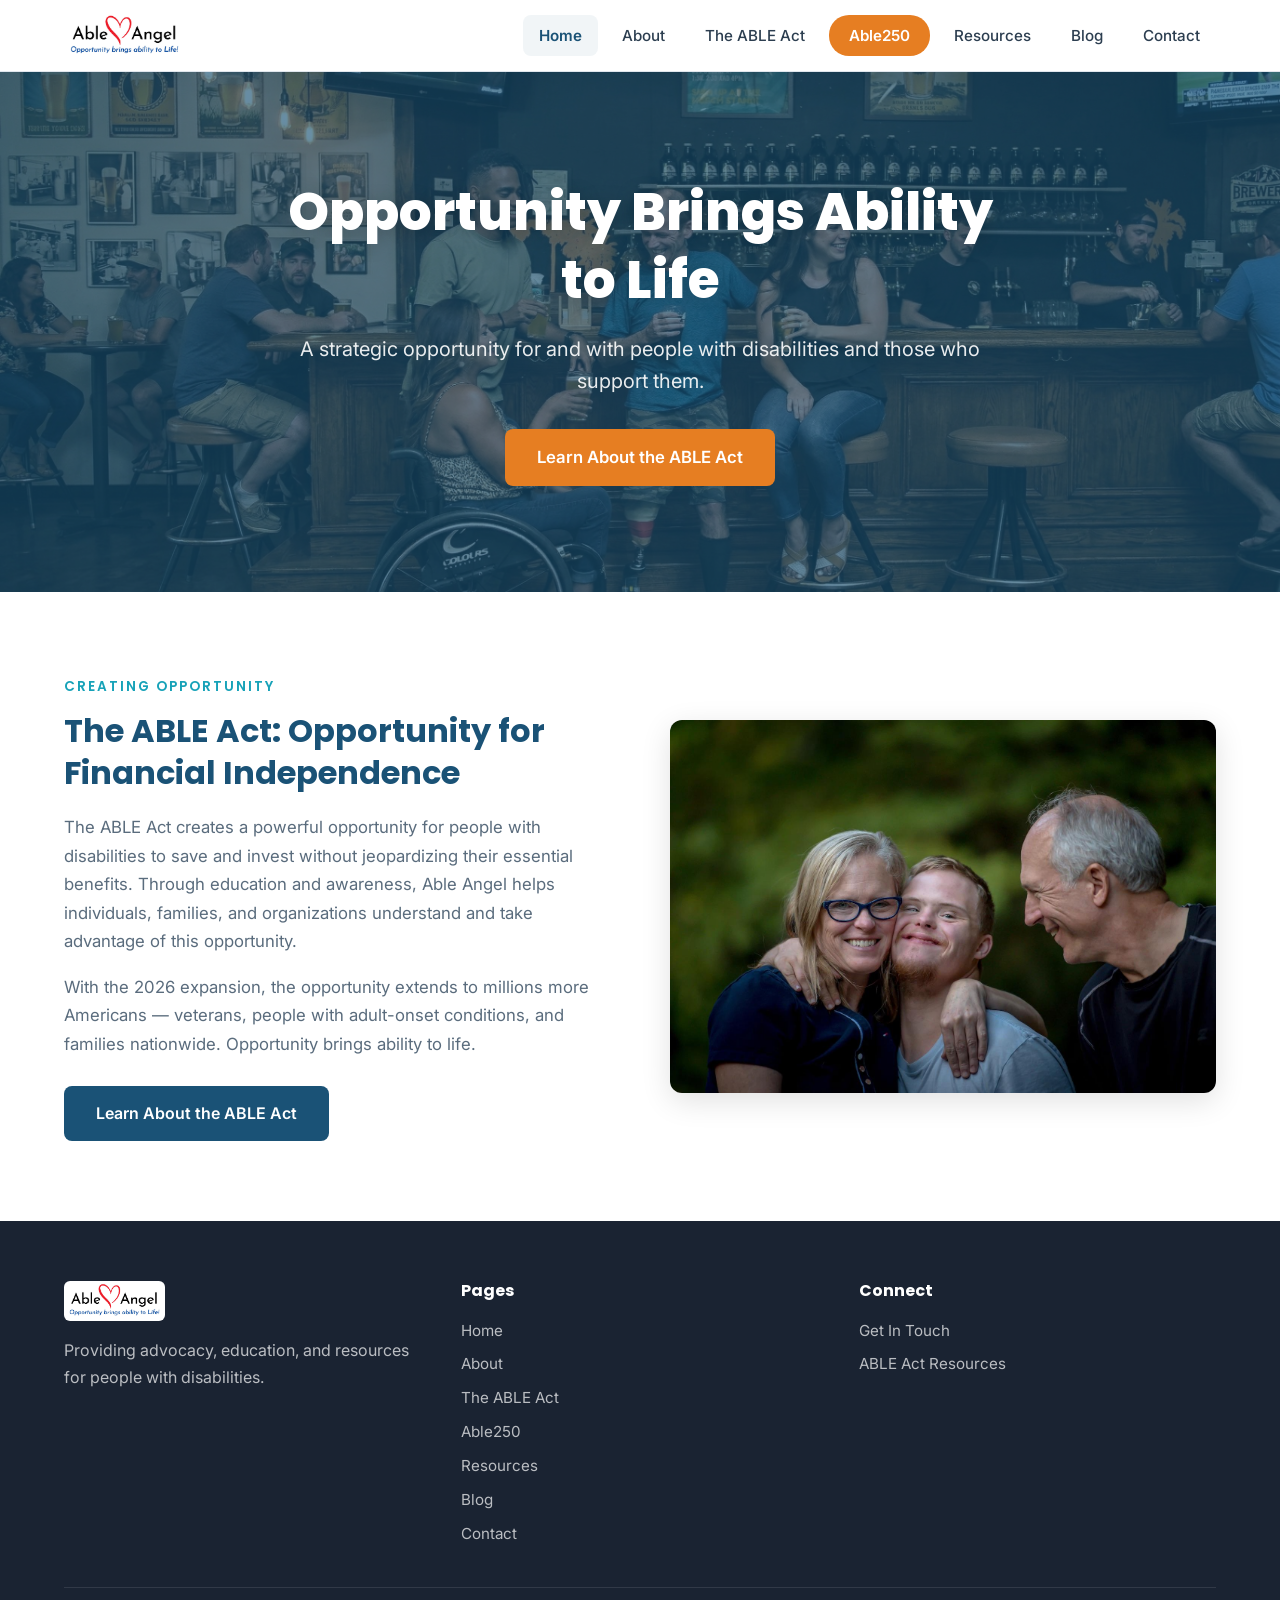
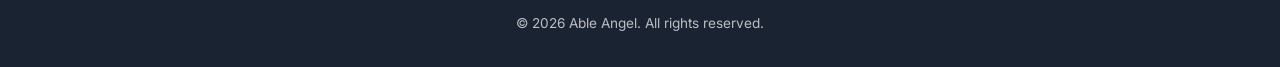
<file: index.html>
<!DOCTYPE html>
<html lang="en">
<head>
  <meta charset="UTF-8">
  <meta name="viewport" content="width=device-width, initial-scale=1.0">
  <title>Able Angel | Opportunity Brings Ability to Life</title>
  <meta name="description" content="Able Angel provides advocacy, education, and resources for ABLE Act savings accounts for people with disabilities.">
  <link rel="stylesheet" href="styles.css">
  <link rel="icon" type="image/svg+xml" href="data:image/svg+xml,<svg xmlns='http://www.w3.org/2000/svg' viewBox='0 0 32 32'><rect width='32' height='32' rx='6' fill='%231a5276'/><text x='16' y='22' font-size='18' font-weight='bold' text-anchor='middle' fill='white'>A</text></svg>">
</head>
<body>

  <!-- Navigation -->
  <nav class="navbar" role="navigation" aria-label="Main navigation">
    <div class="container">
      <a href="index.html" class="nav-logo">
        <img src="images/logo.jpg" alt="Able Angel logo">
      </a>
      <button class="nav-toggle" aria-label="Toggle navigation menu" aria-expanded="false">
        <span></span><span></span><span></span>
      </button>
      <div class="nav-links">
        <a href="index.html" class="active">Home</a>
        <a href="about.html">About</a>
        <a href="projects.html">The ABLE Act</a>
        <a href="able250.html" class="nav-highlight">Able250</a>
        <a href="resources.html">Resources</a>
        <a href="blog.html">Blog</a>
        <a href="contact.html">Contact</a>
      </div>
    </div>
  </nav>

  <!-- Hero Section -->
  <section class="hero">
    <div class="hero-bg" style="background-image: url('images/hero-home.png'); background-position: center 70%;" role="img" aria-label="Friends socializing together in an inclusive setting"></div>
    <div class="hero-content">
      <h1>Opportunity Brings Ability to Life</h1>
      <p>A strategic opportunity for and with people with disabilities and those who support them.</p>
      <a href="projects.html" class="btn btn-accent">Learn About the ABLE Act</a>
    </div>
  </section>

  <!-- Our Current Project -->
  <section class="section">
    <div class="container">
      <div class="two-col fade-in">
        <div class="two-col-text">
          <span class="section-label">Creating Opportunity</span>
          <h2>The ABLE Act: Opportunity for Financial Independence</h2>
          <p>The ABLE Act creates a powerful opportunity for people with disabilities to save and invest without jeopardizing their essential benefits. Through education and awareness, Able Angel helps individuals, families, and organizations understand and take advantage of this opportunity.</p>
          <p>With the 2026 expansion, the opportunity extends to millions more Americans — veterans, people with adult-onset conditions, and families nationwide. Opportunity brings ability to life.</p>
          <br>
          <a href="projects.html" class="btn btn-primary">Learn About the ABLE Act</a>
        </div>
        <div class="two-col-image">
          <img src="images/opportunity-photo.jpg" alt="Hands coming together representing opportunity and collaboration">
        </div>
      </div>
    </div>
  </section>

  <!-- Footer -->
  <footer class="footer">
    <div class="container">
      <div class="footer-content">
        <div>
          <div class="footer-brand">
            <img src="images/logo.jpg" alt="Able Angel logo">
          </div>
          <p>Providing advocacy, education, and resources for people with disabilities.</p>
        </div>
        <div>
          <h4>Pages</h4>
          <div class="footer-links">
            <a href="index.html">Home</a>
            <a href="about.html">About</a>
            <a href="projects.html">The ABLE Act</a>
            <a href="able250.html">Able250</a>
            <a href="resources.html">Resources</a>
            <a href="blog.html">Blog</a>
            <a href="contact.html">Contact</a>
          </div>
        </div>
        <div>
          <h4>Connect</h4>
          <div class="footer-links">
            <a href="contact.html">Get In Touch</a>
            <a href="resources.html">ABLE Act Resources</a>
          </div>
        </div>
      </div>
      <div class="footer-bottom">
        <p>&copy; 2026 Able Angel. All rights reserved.</p>
      </div>
    </div>
  </footer>

  <script>
    // Mobile nav toggle
    const toggle = document.querySelector('.nav-toggle');
    const links = document.querySelector('.nav-links');
    toggle.addEventListener('click', () => {
      const open = links.classList.toggle('open');
      toggle.setAttribute('aria-expanded', open);
    });

    // Scroll fade-in
    const els = document.querySelectorAll('.fade-in');
    if ('IntersectionObserver' in window) {
      const observer = new IntersectionObserver((entries) => {
        entries.forEach(e => { if (e.isIntersecting) { e.target.classList.add('visible'); observer.unobserve(e.target); }});
      }, { threshold: 0.05, rootMargin: '0px 0px 50px 0px' });
      els.forEach(el => observer.observe(el));
    }
    // Fallback: reveal all after 1s if observer didn't fire
    setTimeout(() => els.forEach(el => el.classList.add('visible')), 1000);
  </script>

</body>
</html>
</file>
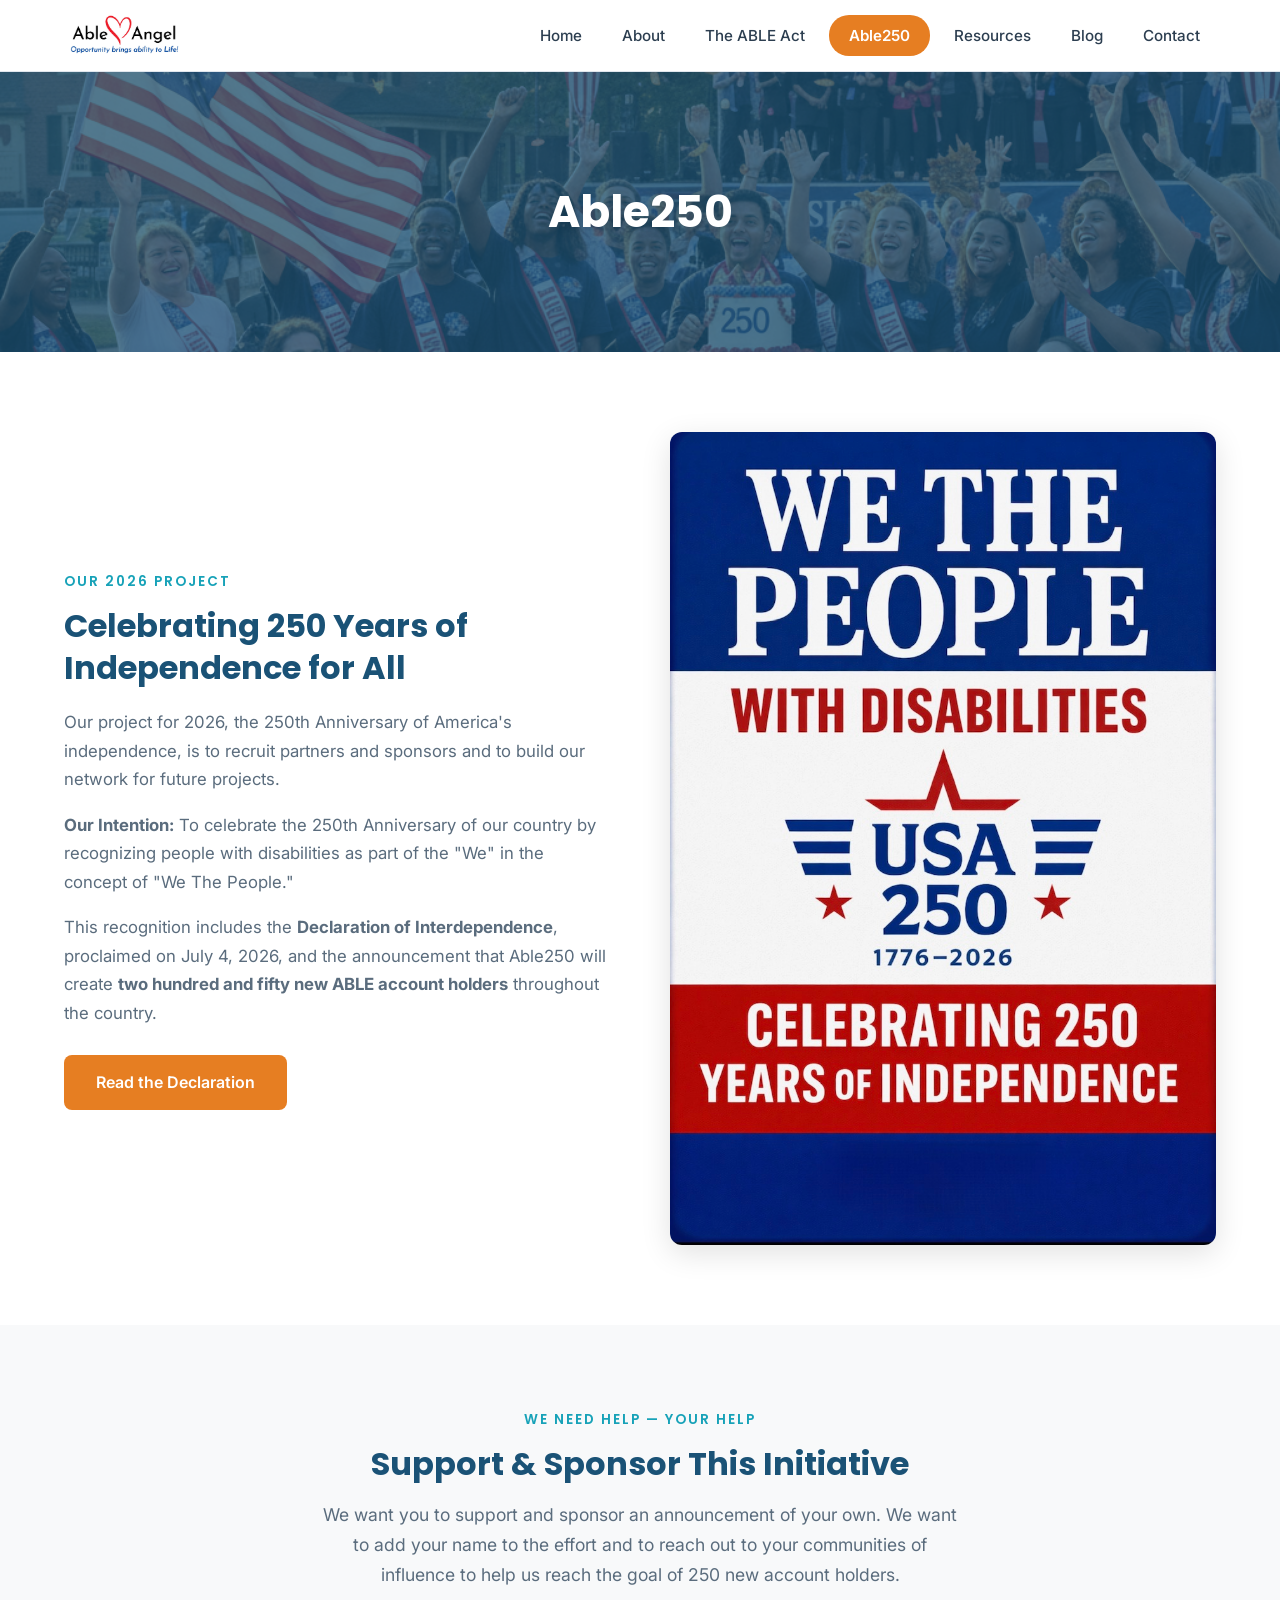
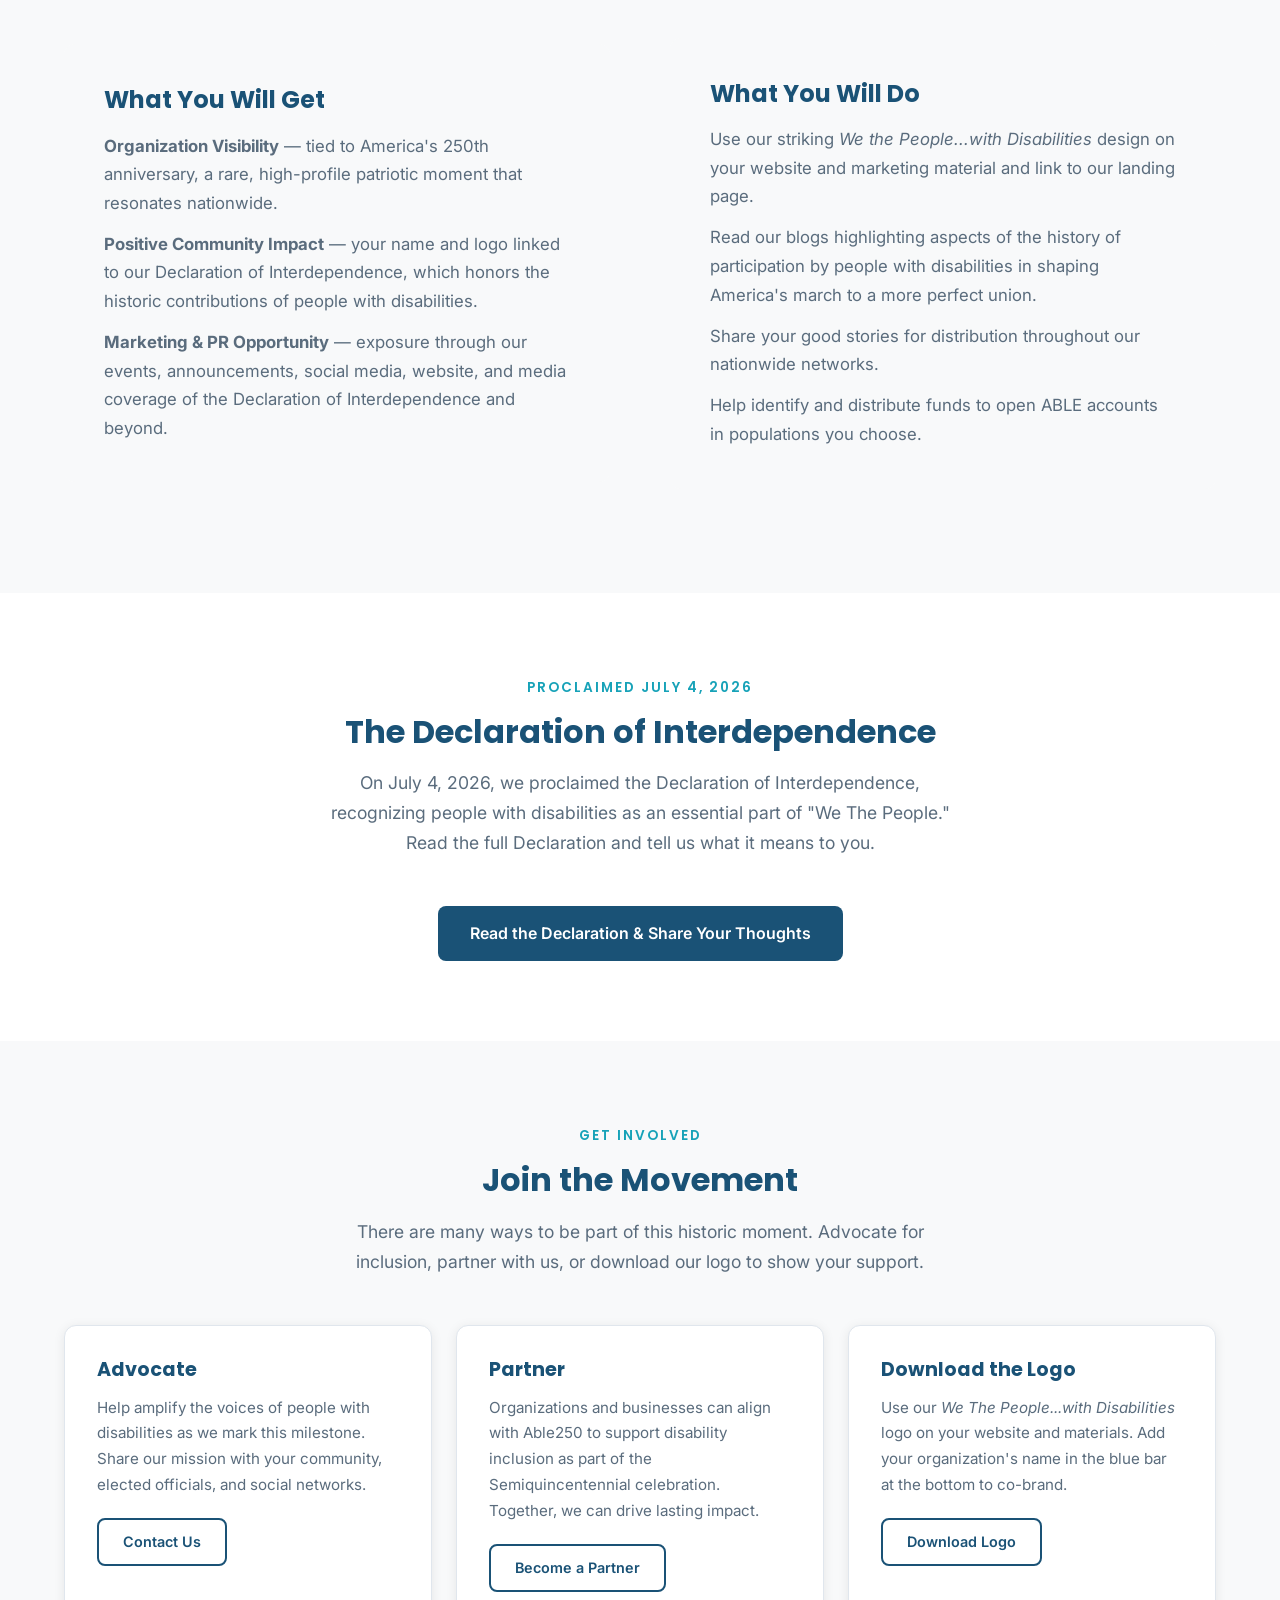
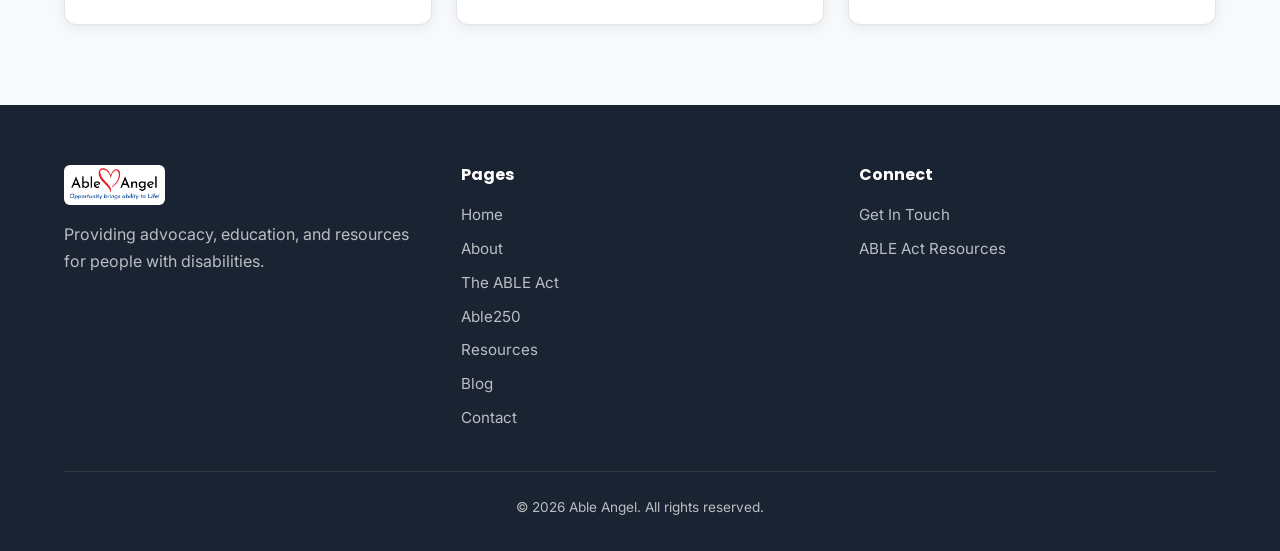
<file: able250.html>
<!DOCTYPE html>
<html lang="en">
<head>
  <meta charset="UTF-8">
  <meta name="viewport" content="width=device-width, initial-scale=1.0">
  <title>Able250 | Able Angel</title>
  <meta name="description" content="Able250 celebrates 250 years of American independence by championing the rights, inclusion, and empowerment of people with disabilities.">
  <link rel="stylesheet" href="styles.css">
  <link rel="icon" type="image/svg+xml" href="data:image/svg+xml,<svg xmlns='http://www.w3.org/2000/svg' viewBox='0 0 32 32'><rect width='32' height='32' rx='6' fill='%231a5276'/><text x='16' y='22' font-size='18' font-weight='bold' text-anchor='middle' fill='white'>A</text></svg>">
</head>
<body>

  <!-- Navigation -->
  <nav class="navbar" role="navigation" aria-label="Main navigation">
    <div class="container">
      <a href="index.html" class="nav-logo">
        <img src="images/logo.jpg" alt="Able Angel logo">
      </a>
      <button class="nav-toggle" aria-label="Toggle navigation menu" aria-expanded="false">
        <span></span><span></span><span></span>
      </button>
      <div class="nav-links">
        <a href="index.html">Home</a>
        <a href="about.html">About</a>
        <a href="projects.html">The ABLE Act</a>
        <a href="able250.html" class="active nav-highlight">Able250</a>
        <a href="resources.html">Resources</a>
        <a href="blog.html">Blog</a>
        <a href="contact.html">Contact</a>
      </div>
    </div>
  </nav>

  <!-- Page Banner -->
  <section class="page-banner">
    <div class="hero-bg" style="background-image: url('images/banner-able250.png');" role="img" aria-label="Diverse group celebrating America's 250th anniversary"></div>
    <h1>Able250</h1>
  </section>

  <!-- Our Intention -->
  <section class="section">
    <div class="container">
      <div class="two-col fade-in">
        <div class="two-col-text">
          <span class="section-label">Our 2026 Project</span>
          <h2>Celebrating 250 Years of Independence for All</h2>
          <p>Our project for 2026, the 250th Anniversary of America's independence, is to recruit partners and sponsors and to build our network for future projects.</p>
          <p><strong>Our Intention:</strong> To celebrate the 250th Anniversary of our country by recognizing people with disabilities as part of the "We" in the concept of "We The People."</p>
          <p>This recognition includes the <strong>Declaration of Interdependence</strong>, proclaimed on July 4, 2026, and the announcement that Able250 will create <strong>two hundred and fifty new ABLE account holders</strong> throughout the country.</p>
          <br>
          <a href="declaration-review.html" class="btn btn-accent">Read the Declaration</a>
        </div>
        <div class="two-col-image">
          <img src="images/able250-flag.jpg" alt="We The People With Disabilities — USA 250, Celebrating 250 Years of Independence">
        </div>
      </div>
    </div>
  </section>

  <!-- We Need Your Help -->
  <section class="section section-alt">
    <div class="container">
      <div class="section-header fade-in">
        <span class="section-label">We Need Help — Your Help</span>
        <h2>Support &amp; Sponsor This Initiative</h2>
        <p>We want you to support and sponsor an announcement of your own. We want to add your name to the effort and to reach out to your communities of influence to help us reach the goal of 250 new account holders.</p>
      </div>

      <div class="two-col fade-in">
        <div class="info-block">
          <h3>What You Will Get</h3>
          <p><strong>Organization Visibility</strong> — tied to America's 250th anniversary, a rare, high-profile patriotic moment that resonates nationwide.</p>
          <p><strong>Positive Community Impact</strong> — your name and logo linked to our Declaration of Interdependence, which honors the historic contributions of people with disabilities.</p>
          <p><strong>Marketing &amp; PR Opportunity</strong> — exposure through our events, announcements, social media, website, and media coverage of the Declaration of Interdependence and beyond.</p>
        </div>
        <div class="info-block">
          <h3>What You Will Do</h3>
          <p>Use our striking <em>We the People...with Disabilities</em> design on your website and marketing material and link to our landing page.</p>
          <p>Read our blogs highlighting aspects of the history of participation by people with disabilities in shaping America's march to a more perfect union.</p>
          <p>Share your good stories for distribution throughout our nationwide networks.</p>
          <p>Help identify and distribute funds to open ABLE accounts in populations you choose.</p>
        </div>
      </div>
    </div>
  </section>

  <!-- Declaration Teaser -->
  <section class="section">
    <div class="container">
      <div class="section-header fade-in">
        <span class="section-label">Proclaimed July 4, 2026</span>
        <h2>The Declaration of Interdependence</h2>
        <p>On July 4, 2026, we proclaimed the Declaration of Interdependence, recognizing people with disabilities as an essential part of "We The People." Read the full Declaration and tell us what it means to you.</p>
      </div>
      <div style="text-align: center;" class="fade-in">
        <a href="declaration-review.html" class="btn btn-primary">Read the Declaration &amp; Share Your Thoughts</a>
      </div>
    </div>
  </section>

  <!-- Get Involved -->
  <section class="section section-alt">
    <div class="container">
      <div class="section-header fade-in">
        <span class="section-label">Get Involved</span>
        <h2>Join the Movement</h2>
        <p>There are many ways to be part of this historic moment. Advocate for inclusion, partner with us, or download our logo to show your support.</p>
      </div>

      <div class="card-grid fade-in">
        <div class="card">
          <h3>Advocate</h3>
          <p>Help amplify the voices of people with disabilities as we mark this milestone. Share our mission with your community, elected officials, and social networks.</p>
          <a href="contact.html" class="btn btn-outline">Contact Us</a>
        </div>
        <div class="card">
          <h3>Partner</h3>
          <p>Organizations and businesses can align with Able250 to support disability inclusion as part of the Semiquincentennial celebration. Together, we can drive lasting impact.</p>
          <a href="contact.html" class="btn btn-outline">Become a Partner</a>
        </div>
        <div class="card">
          <h3>Download the Logo</h3>
          <p>Use our <em>We The People...with Disabilities</em> logo on your website and materials. Add your organization's name in the blue bar at the bottom to co-brand.</p>
          <a href="images/able250-logo-download.jpg" download="Able250-Logo.jpg" class="btn btn-outline">Download Logo</a>
        </div>
      </div>
    </div>
  </section>

  <!-- Footer -->
  <footer class="footer">
    <div class="container">
      <div class="footer-content">
        <div>
          <div class="footer-brand">
            <img src="images/logo.jpg" alt="Able Angel logo">
          </div>
          <p>Providing advocacy, education, and resources for people with disabilities.</p>
        </div>
        <div>
          <h4>Pages</h4>
          <div class="footer-links">
            <a href="index.html">Home</a>
            <a href="about.html">About</a>
            <a href="projects.html">The ABLE Act</a>
            <a href="able250.html">Able250</a>
            <a href="resources.html">Resources</a>
            <a href="blog.html">Blog</a>
            <a href="contact.html">Contact</a>
          </div>
        </div>
        <div>
          <h4>Connect</h4>
          <div class="footer-links">
            <a href="contact.html">Get In Touch</a>
            <a href="resources.html">ABLE Act Resources</a>
          </div>
        </div>
      </div>
      <div class="footer-bottom">
        <p>&copy; 2026 Able Angel. All rights reserved.</p>
      </div>
    </div>
  </footer>

  <script>
    // Mobile nav toggle
    const toggle = document.querySelector('.nav-toggle');
    const links = document.querySelector('.nav-links');
    toggle.addEventListener('click', () => {
      const open = links.classList.toggle('open');
      toggle.setAttribute('aria-expanded', open);
    });

    // Scroll fade-in
    const els = document.querySelectorAll('.fade-in');
    if ('IntersectionObserver' in window) {
      const observer = new IntersectionObserver((entries) => {
        entries.forEach(e => { if (e.isIntersecting) { e.target.classList.add('visible'); observer.unobserve(e.target); }});
      }, { threshold: 0.05, rootMargin: '0px 0px 50px 0px' });
      els.forEach(el => observer.observe(el));
    }
    // Fallback: reveal all after 1s if observer didn't fire
    setTimeout(() => els.forEach(el => el.classList.add('visible')), 1000);
  </script>

</body>
</html>
</file>
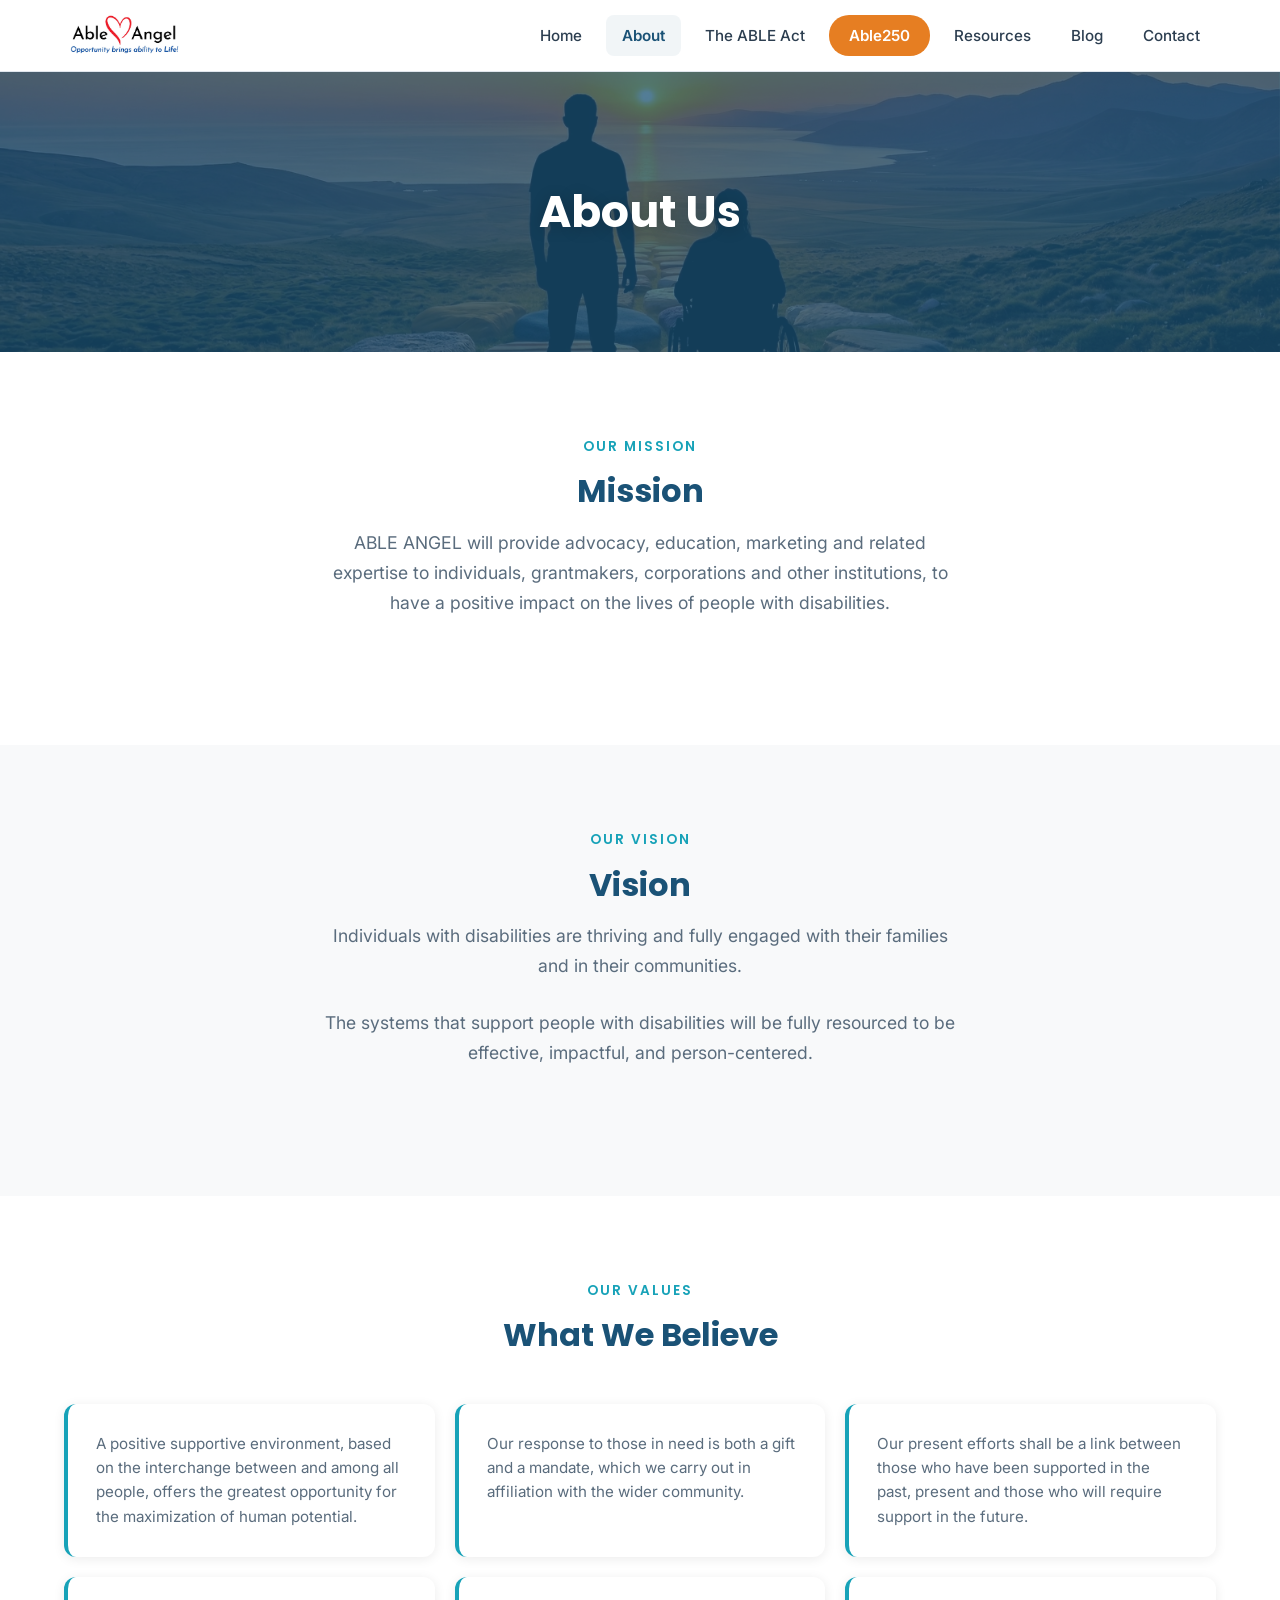
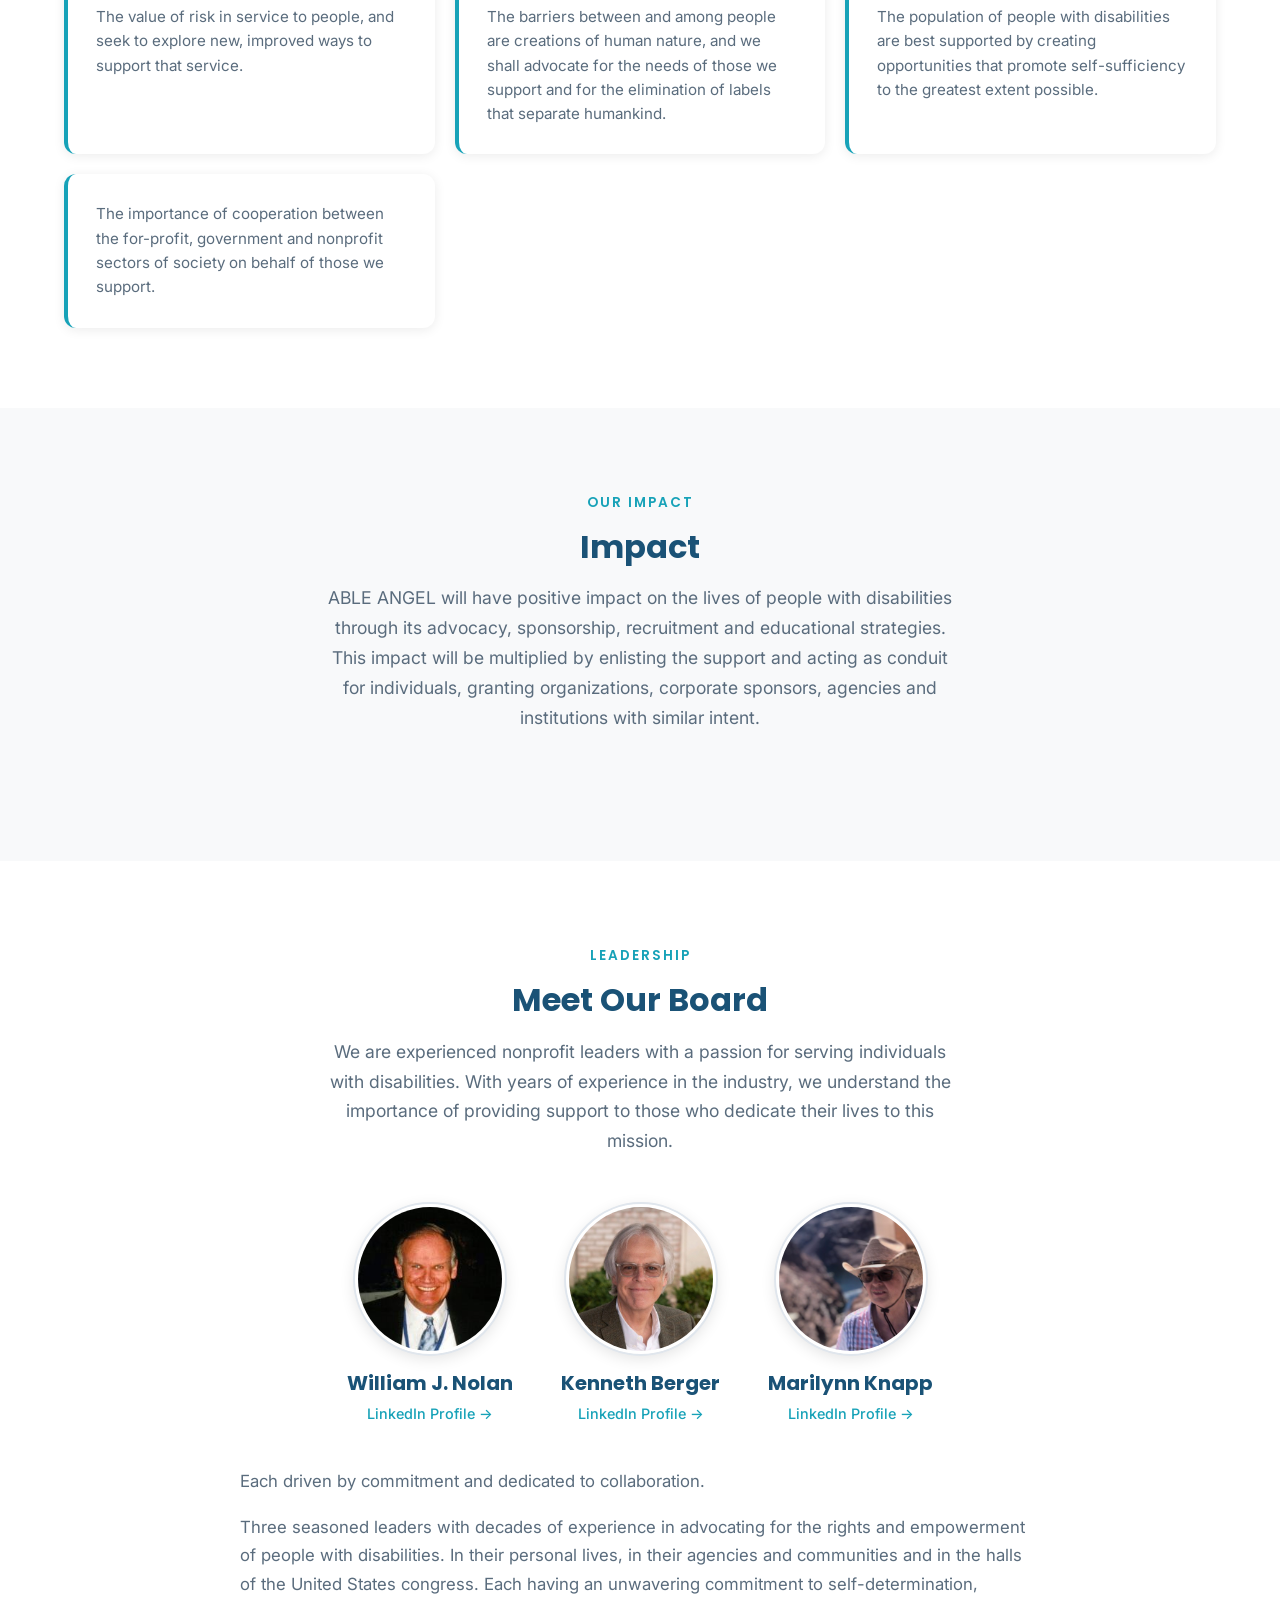
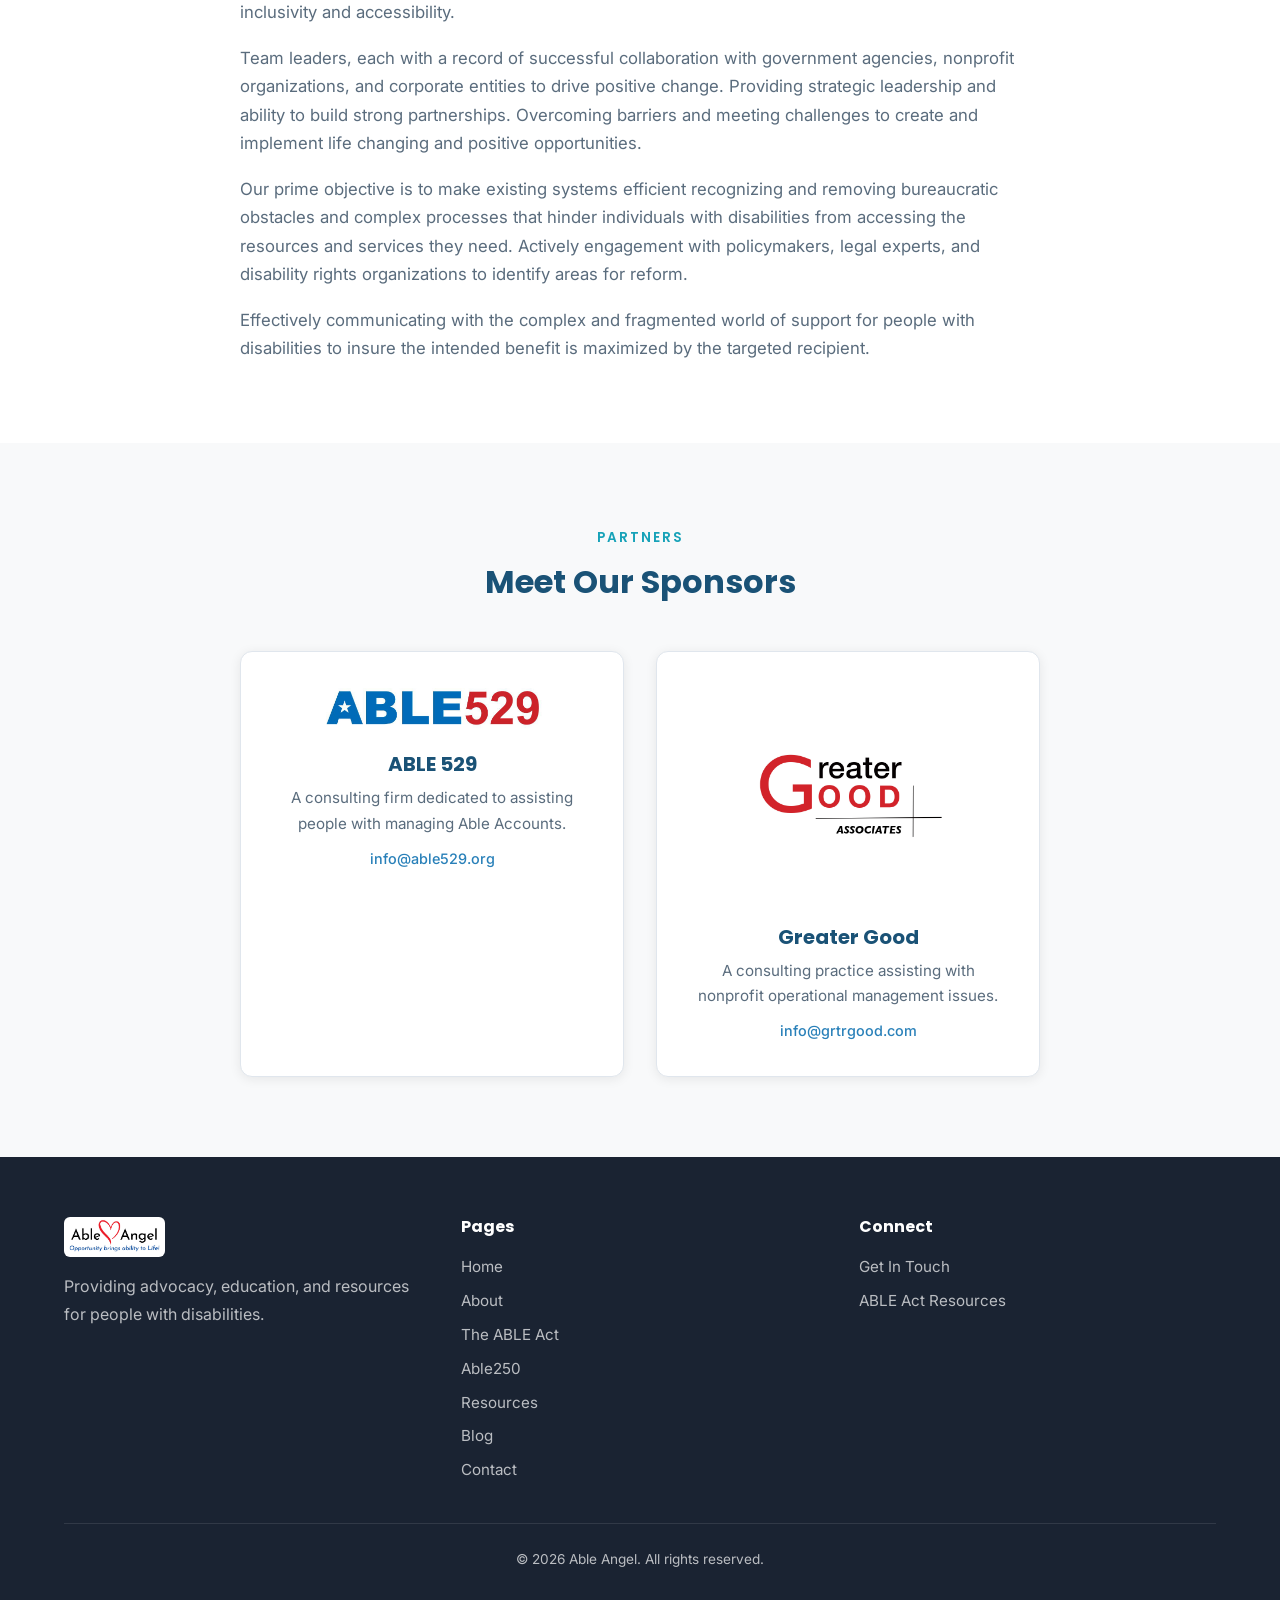
<file: about.html>
<!DOCTYPE html>
<html lang="en">
<head>
  <meta charset="UTF-8">
  <meta name="viewport" content="width=device-width, initial-scale=1.0">
  <title>About | Able Angel</title>
  <meta name="description" content="Learn about Able Angel's mission, vision, values, and the experienced nonprofit leaders on our board.">
  <link rel="stylesheet" href="styles.css">
  <link rel="icon" type="image/svg+xml" href="data:image/svg+xml,<svg xmlns='http://www.w3.org/2000/svg' viewBox='0 0 32 32'><rect width='32' height='32' rx='6' fill='%231a5276'/><text x='16' y='22' font-size='18' font-weight='bold' text-anchor='middle' fill='white'>A</text></svg>">
</head>
<body>

  <!-- Navigation -->
  <nav class="navbar" role="navigation" aria-label="Main navigation">
    <div class="container">
      <a href="index.html" class="nav-logo">
        <img src="images/logo.jpg" alt="Able Angel logo">
      </a>
      <button class="nav-toggle" aria-label="Toggle navigation menu" aria-expanded="false">
        <span></span><span></span><span></span>
      </button>
      <div class="nav-links">
        <a href="index.html">Home</a>
        <a href="about.html" class="active">About</a>
        <a href="projects.html">The ABLE Act</a>
        <a href="able250.html" class="nav-highlight">Able250</a>
        <a href="resources.html">Resources</a>
        <a href="blog.html">Blog</a>
        <a href="contact.html">Contact</a>
      </div>
    </div>
  </nav>

  <!-- Page Banner -->
  <section class="page-banner">
    <div class="hero-bg" style="background-image: url('images/banner-about.png');" role="img" aria-label="Two people looking out over a sunset, one in a wheelchair"></div>
    <h1>About Us</h1>
  </section>

  <!-- Mission -->
  <section class="section">
    <div class="container">
      <div class="section-header fade-in">
        <span class="section-label">Our Mission</span>
        <h2>Mission</h2>
        <p>ABLE ANGEL will provide advocacy, education, marketing and related expertise to individuals, grantmakers, corporations and other institutions, to have a positive impact on the lives of people with disabilities.</p>
      </div>
    </div>
  </section>

  <!-- Vision -->
  <section class="section section-alt">
    <div class="container">
      <div class="section-header fade-in">
        <span class="section-label">Our Vision</span>
        <h2>Vision</h2>
        <p>Individuals with disabilities are thriving and fully engaged with their families and in their communities.</p>
        <br>
        <p>The systems that support people with disabilities will be fully resourced to be effective, impactful, and person-centered.</p>
      </div>
    </div>
  </section>

  <!-- Values -->
  <section class="section">
    <div class="container">
      <div class="section-header fade-in">
        <span class="section-label">Our Values</span>
        <h2>What We Believe</h2>
      </div>
      <div class="values-grid">
        <div class="value-card fade-in">
          <p>A positive supportive environment, based on the interchange between and among all people, offers the greatest opportunity for the maximization of human potential.</p>
        </div>
        <div class="value-card fade-in">
          <p>Our response to those in need is both a gift and a mandate, which we carry out in affiliation with the wider community.</p>
        </div>
        <div class="value-card fade-in">
          <p>Our present efforts shall be a link between those who have been supported in the past, present and those who will require support in the future.</p>
        </div>
        <div class="value-card fade-in">
          <p>The value of risk in service to people, and seek to explore new, improved ways to support that service.</p>
        </div>
        <div class="value-card fade-in">
          <p>The barriers between and among people are creations of human nature, and we shall advocate for the needs of those we support and for the elimination of labels that separate humankind.</p>
        </div>
        <div class="value-card fade-in">
          <p>The population of people with disabilities are best supported by creating opportunities that promote self-sufficiency to the greatest extent possible.</p>
        </div>
        <div class="value-card fade-in">
          <p>The importance of cooperation between the for-profit, government and nonprofit sectors of society on behalf of those we support.</p>
        </div>
      </div>
    </div>
  </section>

  <!-- Impact -->
  <section class="section section-alt">
    <div class="container">
      <div class="section-header fade-in">
        <span class="section-label">Our Impact</span>
        <h2>Impact</h2>
        <p>ABLE ANGEL will have positive impact on the lives of people with disabilities through its advocacy, sponsorship, recruitment and educational strategies. This impact will be multiplied by enlisting the support and acting as conduit for individuals, granting organizations, corporate sponsors, agencies and institutions with similar intent.</p>
      </div>
    </div>
  </section>

  <!-- Board Members -->
  <section class="section">
    <div class="container">
      <div class="section-header fade-in">
        <span class="section-label">Leadership</span>
        <h2>Meet Our Board</h2>
        <p>We are experienced nonprofit leaders with a passion for serving individuals with disabilities. With years of experience in the industry, we understand the importance of providing support to those who dedicate their lives to this mission.</p>
      </div>

      <div class="board-section fade-in">
        <div class="board-members">
          <div class="board-member">
            <img src="images/board-nolan.jpg" alt="William J. Nolan" class="board-member-photo">
            <h4>William J. Nolan</h4>
            <a href="https://www.linkedin.com/in/pax-bill-537615a/" target="_blank" rel="noopener noreferrer">LinkedIn Profile →</a>
          </div>
          <div class="board-member">
            <img src="images/board-berger.jpg" alt="Kenneth Berger" class="board-member-photo">
            <h4>Kenneth Berger</h4>
            <a href="https://www.linkedin.com/in/bergerkenneth/" target="_blank" rel="noopener noreferrer">LinkedIn Profile →</a>
          </div>
          <div class="board-member">
            <img src="images/board-knapp.jpg" alt="Marilynn Knapp" class="board-member-photo">
            <h4>Marilynn Knapp</h4>
            <a href="https://www.linkedin.com/in/marilynn-knapp-7409b373/" target="_blank" rel="noopener noreferrer">LinkedIn Profile →</a>
          </div>
        </div>

        <div class="board-description fade-in">
          <p>Each driven by commitment and dedicated to collaboration.</p>
          <p>Three seasoned leaders with decades of experience in advocating for the rights and empowerment of people with disabilities. In their personal lives, in their agencies and communities and in the halls of the United States congress. Each having an unwavering commitment to self-determination, inclusivity and accessibility.</p>
          <p>Team leaders, each with a record of successful collaboration with government agencies, nonprofit organizations, and corporate entities to drive positive change. Providing strategic leadership and ability to build strong partnerships. Overcoming barriers and meeting challenges to create and implement life changing and positive opportunities.</p>
          <p>Our prime objective is to make existing systems efficient recognizing and removing bureaucratic obstacles and complex processes that hinder individuals with disabilities from accessing the resources and services they need. Actively engagement with policymakers, legal experts, and disability rights organizations to identify areas for reform.</p>
          <p>Effectively communicating with the complex and fragmented world of support for people with disabilities to insure the intended benefit is maximized by the targeted recipient.</p>
        </div>
      </div>
    </div>
  </section>

  <!-- Sponsors -->
  <section class="section section-alt">
    <div class="container">
      <div class="section-header fade-in">
        <span class="section-label">Partners</span>
        <h2>Meet Our Sponsors</h2>
      </div>
      <div class="sponsors-grid fade-in">
        <div class="sponsor-card">
          <img src="images/sponsor-able529.jpg" alt="ABLE 529 logo">
          <h4>ABLE 529</h4>
          <p>A consulting firm dedicated to assisting people with managing Able Accounts.</p>
          <a href="mailto:info@able529.org">info@able529.org</a>
        </div>
        <div class="sponsor-card">
          <img src="images/sponsor-greatergood.jpg" alt="Greater Good logo">
          <h4>Greater Good</h4>
          <p>A consulting practice assisting with nonprofit operational management issues.</p>
          <a href="mailto:info@grtrgood.com">info@grtrgood.com</a>
        </div>
      </div>
    </div>
  </section>

  <!-- Footer -->
  <footer class="footer">
    <div class="container">
      <div class="footer-content">
        <div>
          <div class="footer-brand">
            <img src="images/logo.jpg" alt="Able Angel logo">
          </div>
          <p>Providing advocacy, education, and resources for people with disabilities.</p>
        </div>
        <div>
          <h4>Pages</h4>
          <div class="footer-links">
            <a href="index.html">Home</a>
            <a href="about.html">About</a>
            <a href="projects.html">The ABLE Act</a>
            <a href="able250.html">Able250</a>
            <a href="resources.html">Resources</a>
            <a href="blog.html">Blog</a>
            <a href="contact.html">Contact</a>
          </div>
        </div>
        <div>
          <h4>Connect</h4>
          <div class="footer-links">
            <a href="contact.html">Get In Touch</a>
            <a href="resources.html">ABLE Act Resources</a>
          </div>
        </div>
      </div>
      <div class="footer-bottom">
        <p>&copy; 2026 Able Angel. All rights reserved.</p>
      </div>
    </div>
  </footer>

  <script>
    const toggle = document.querySelector('.nav-toggle');
    const links = document.querySelector('.nav-links');
    toggle.addEventListener('click', () => {
      const open = links.classList.toggle('open');
      toggle.setAttribute('aria-expanded', open);
    });
    const els = document.querySelectorAll('.fade-in');
    if ('IntersectionObserver' in window) {
      const observer = new IntersectionObserver((entries) => {
        entries.forEach(e => { if (e.isIntersecting) { e.target.classList.add('visible'); observer.unobserve(e.target); }});
      }, { threshold: 0.05, rootMargin: '0px 0px 50px 0px' });
      els.forEach(el => observer.observe(el));
    }
    setTimeout(() => els.forEach(el => el.classList.add('visible')), 1000);
  </script>

</body>
</html>
</file>
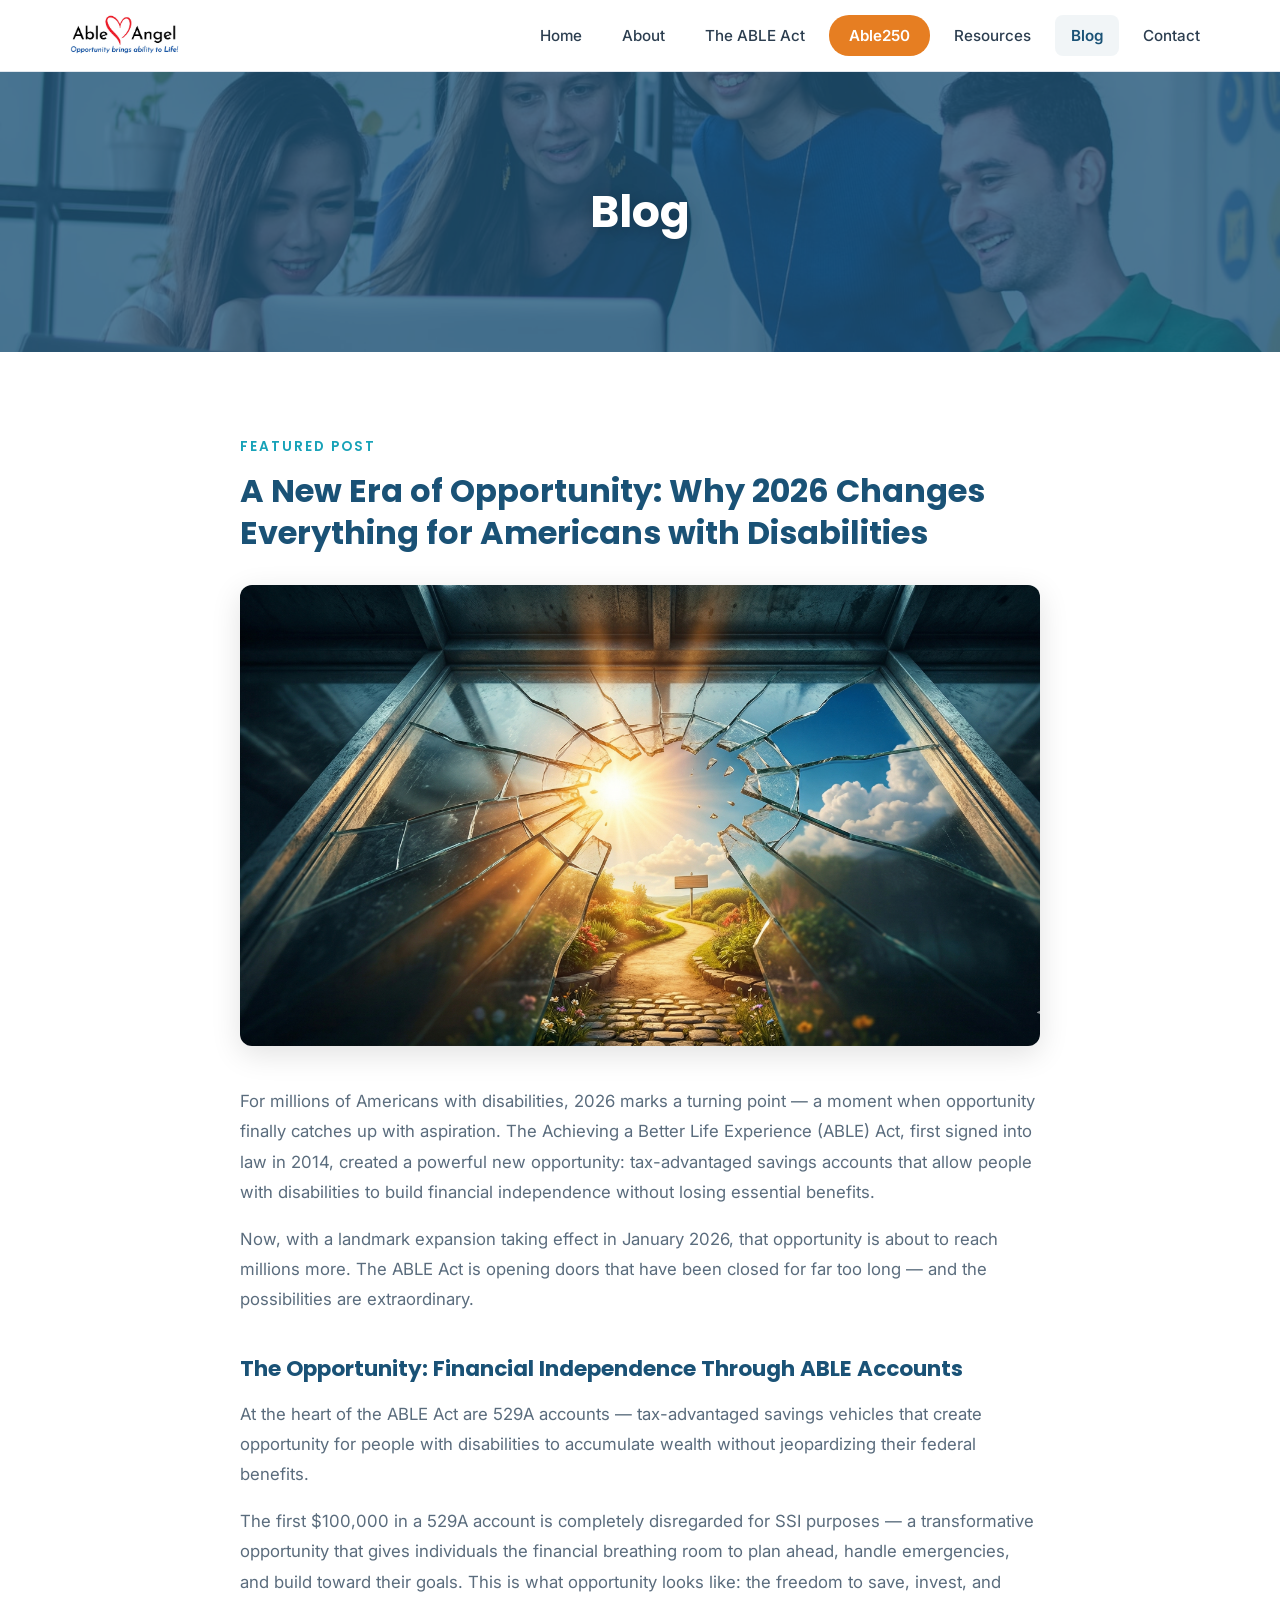
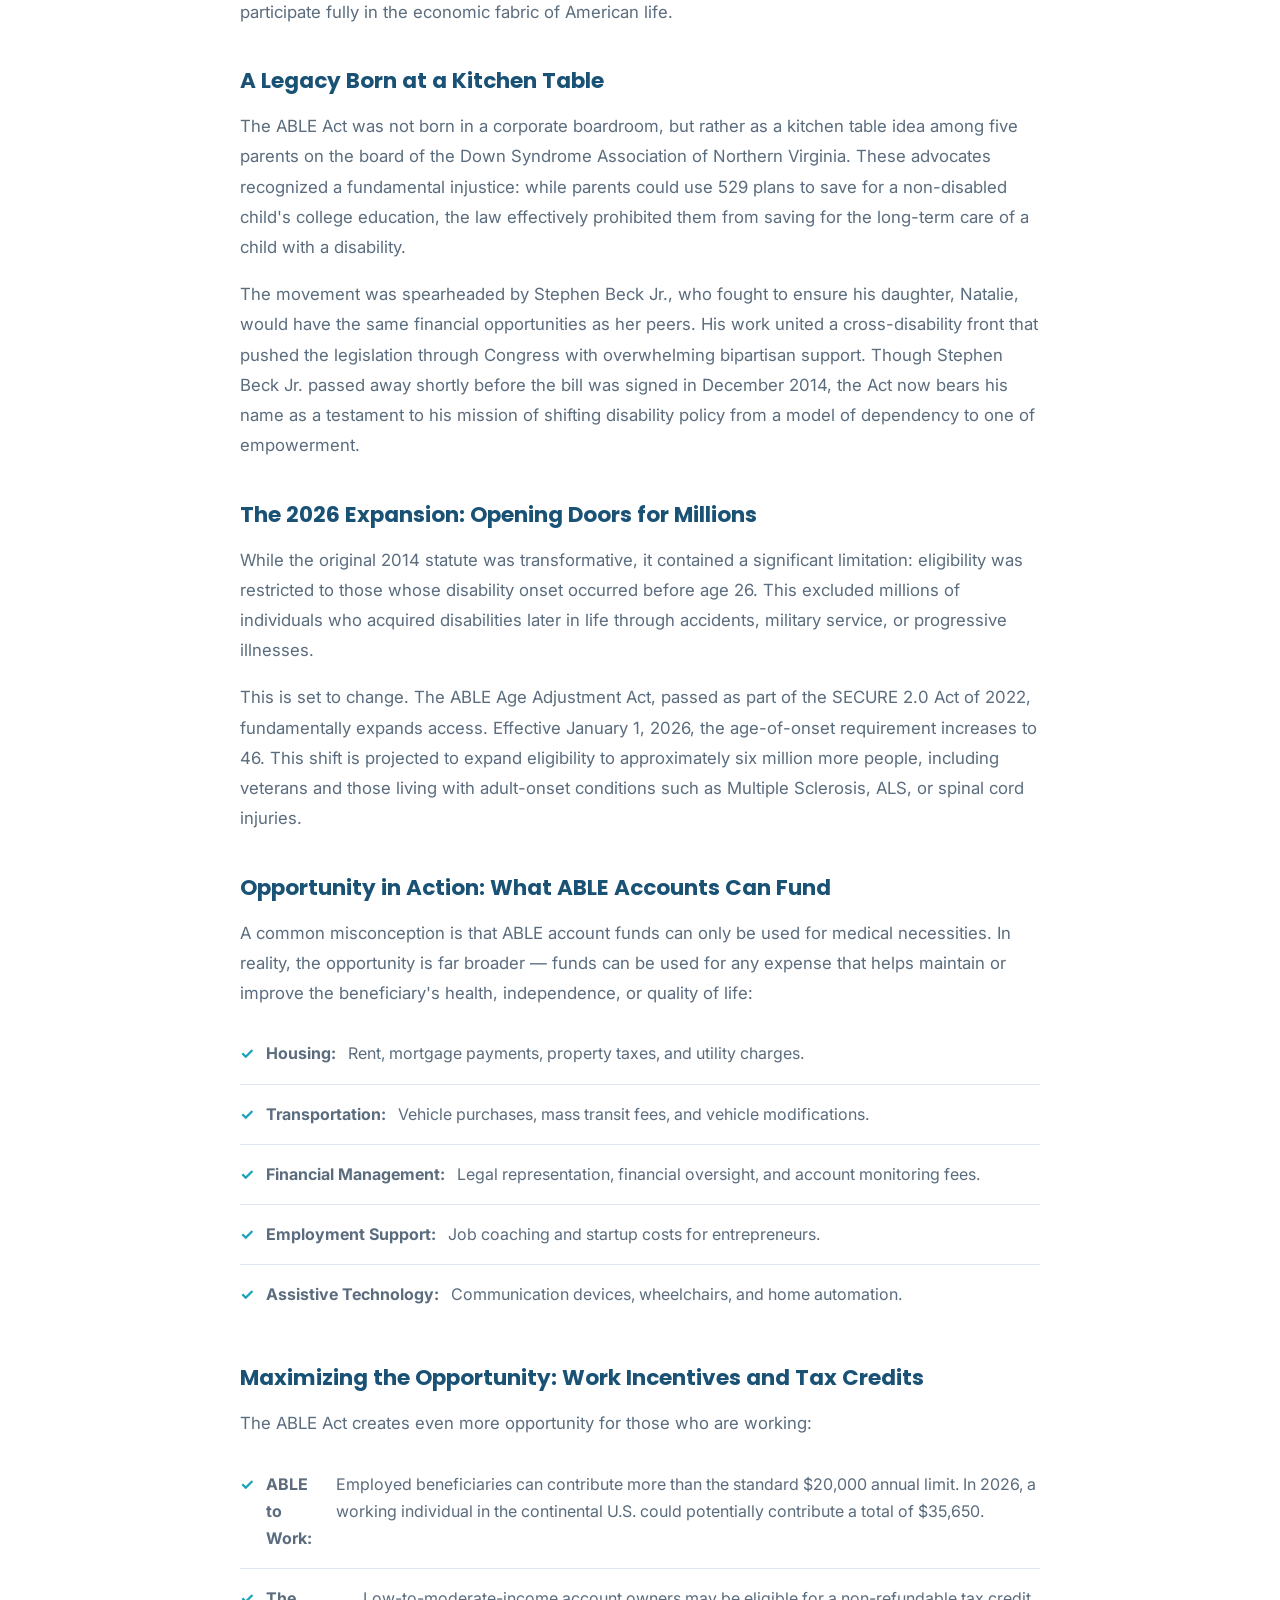
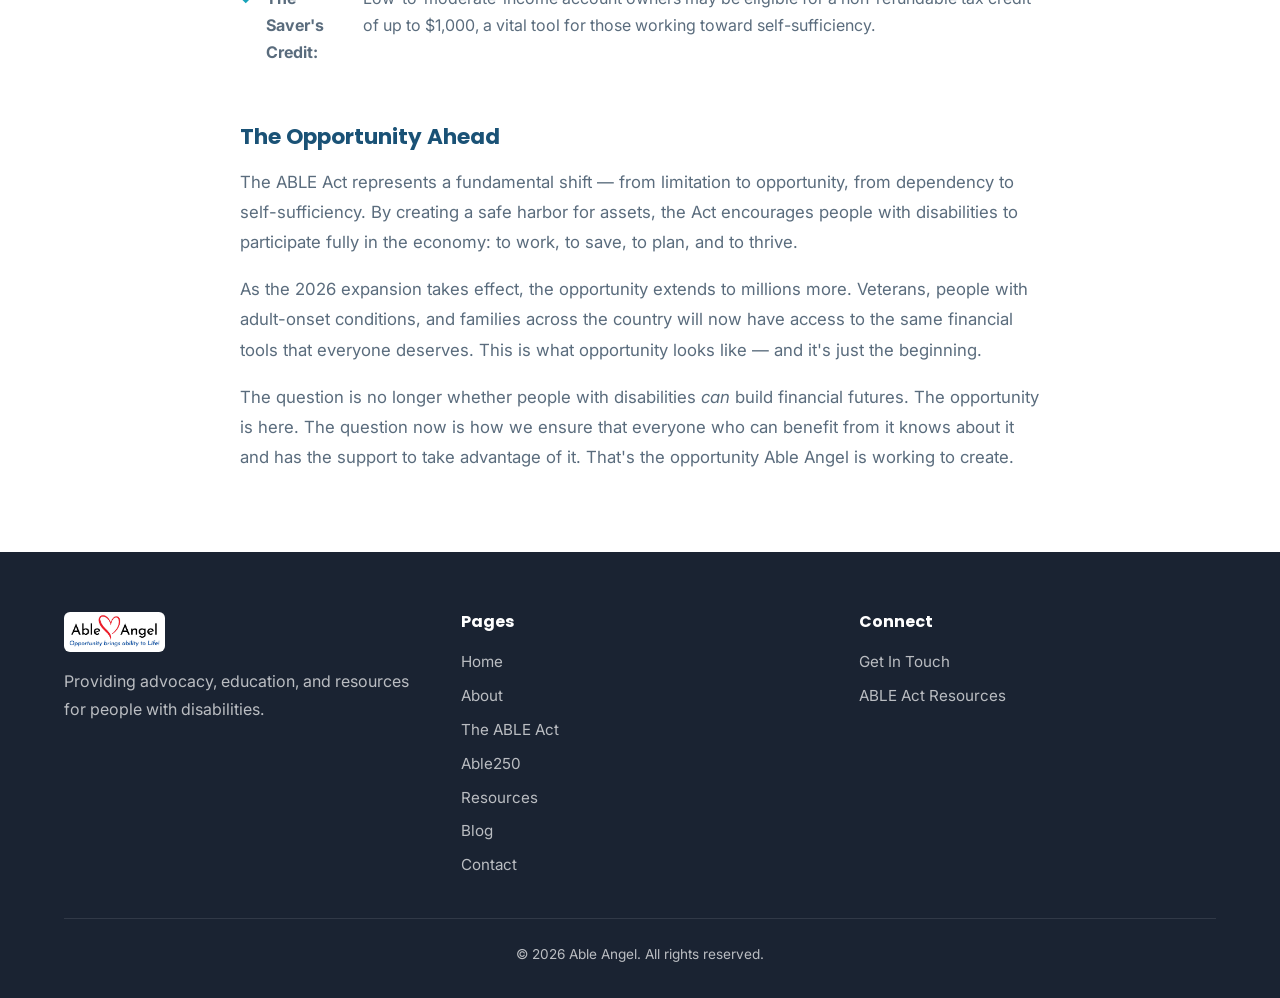
<file: blog.html>
<!DOCTYPE html>
<html lang="en">
<head>
  <meta charset="UTF-8">
  <meta name="viewport" content="width=device-width, initial-scale=1.0">
  <title>Blog | Able Angel</title>
  <meta name="description" content="Insights and analysis on the ABLE Act, disability economics, and financial empowerment from Able Angel.">
  <link rel="stylesheet" href="styles.css">
  <link rel="icon" type="image/svg+xml" href="data:image/svg+xml,<svg xmlns='http://www.w3.org/2000/svg' viewBox='0 0 32 32'><rect width='32' height='32' rx='6' fill='%231a5276'/><text x='16' y='22' font-size='18' font-weight='bold' text-anchor='middle' fill='white'>A</text></svg>">
</head>
<body>

  <!-- Navigation -->
  <nav class="navbar" role="navigation" aria-label="Main navigation">
    <div class="container">
      <a href="index.html" class="nav-logo">
        <img src="images/logo.jpg" alt="Able Angel logo">
      </a>
      <button class="nav-toggle" aria-label="Toggle navigation menu" aria-expanded="false">
        <span></span><span></span><span></span>
      </button>
      <div class="nav-links">
        <a href="index.html">Home</a>
        <a href="about.html">About</a>
        <a href="projects.html">The ABLE Act</a>
        <a href="able250.html" class="nav-highlight">Able250</a>
        <a href="resources.html">Resources</a>
        <a href="blog.html" class="active">Blog</a>
        <a href="contact.html">Contact</a>
      </div>
    </div>
  </nav>

  <!-- Page Banner -->
  <section class="page-banner">
    <div class="hero-bg" style="background-image: url('images/banner-blog.jpg');" role="img" aria-label="Creative collaboration"></div>
    <h1>Blog</h1>
  </section>

  <!-- Blog Post 1 -->
  <article class="section">
    <div class="container">
      <div class="blog-post fade-in">
        <div class="blog-post-header">
          <span class="section-label">Featured Post</span>
          <h2>A New Era of Opportunity: Why 2026 Changes Everything for Americans with Disabilities</h2>
        </div>

        <img src="images/blog1-graphic.png" alt="Breaking through barriers — a path from darkness into sunlight through shattered glass" class="blog-post-image">

        <div class="blog-post-content">
          <p>For millions of Americans with disabilities, 2026 marks a turning point — a moment when opportunity finally catches up with aspiration. The Achieving a Better Life Experience (ABLE) Act, first signed into law in 2014, created a powerful new opportunity: tax-advantaged savings accounts that allow people with disabilities to build financial independence without losing essential benefits.</p>

          <p>Now, with a landmark expansion taking effect in January 2026, that opportunity is about to reach millions more. The ABLE Act is opening doors that have been closed for far too long — and the possibilities are extraordinary.</p>

          <h3>The Opportunity: Financial Independence Through ABLE Accounts</h3>

          <p>At the heart of the ABLE Act are 529A accounts — tax-advantaged savings vehicles that create opportunity for people with disabilities to accumulate wealth without jeopardizing their federal benefits.</p>

          <p>The first $100,000 in a 529A account is completely disregarded for SSI purposes — a transformative opportunity that gives individuals the financial breathing room to plan ahead, handle emergencies, and build toward their goals. This is what opportunity looks like: the freedom to save, invest, and participate fully in the economic fabric of American life.</p>

          <h3>A Legacy Born at a Kitchen Table</h3>

          <p>The ABLE Act was not born in a corporate boardroom, but rather as a kitchen table idea among five parents on the board of the Down Syndrome Association of Northern Virginia. These advocates recognized a fundamental injustice: while parents could use 529 plans to save for a non-disabled child's college education, the law effectively prohibited them from saving for the long-term care of a child with a disability.</p>

          <p>The movement was spearheaded by Stephen Beck Jr., who fought to ensure his daughter, Natalie, would have the same financial opportunities as her peers. His work united a cross-disability front that pushed the legislation through Congress with overwhelming bipartisan support. Though Stephen Beck Jr. passed away shortly before the bill was signed in December 2014, the Act now bears his name as a testament to his mission of shifting disability policy from a model of dependency to one of empowerment.</p>

          <h3>The 2026 Expansion: Opening Doors for Millions</h3>

          <p>While the original 2014 statute was transformative, it contained a significant limitation: eligibility was restricted to those whose disability onset occurred before age 26. This excluded millions of individuals who acquired disabilities later in life through accidents, military service, or progressive illnesses.</p>

          <p>This is set to change. The ABLE Age Adjustment Act, passed as part of the SECURE 2.0 Act of 2022, fundamentally expands access. Effective January 1, 2026, the age-of-onset requirement increases to 46. This shift is projected to expand eligibility to approximately six million more people, including veterans and those living with adult-onset conditions such as Multiple Sclerosis, ALS, or spinal cord injuries.</p>

          <h3>Opportunity in Action: What ABLE Accounts Can Fund</h3>

          <p>A common misconception is that ABLE account funds can only be used for medical necessities. In reality, the opportunity is far broader — funds can be used for any expense that helps maintain or improve the beneficiary's health, independence, or quality of life:</p>

          <ul class="info-list">
            <li><strong>Housing:</strong> Rent, mortgage payments, property taxes, and utility charges.</li>
            <li><strong>Transportation:</strong> Vehicle purchases, mass transit fees, and vehicle modifications.</li>
            <li><strong>Financial Management:</strong> Legal representation, financial oversight, and account monitoring fees.</li>
            <li><strong>Employment Support:</strong> Job coaching and startup costs for entrepreneurs.</li>
            <li><strong>Assistive Technology:</strong> Communication devices, wheelchairs, and home automation.</li>
          </ul>

          <h3>Maximizing the Opportunity: Work Incentives and Tax Credits</h3>

          <p>The ABLE Act creates even more opportunity for those who are working:</p>

          <ul class="info-list">
            <li><strong>ABLE to Work:</strong> Employed beneficiaries can contribute more than the standard $20,000 annual limit. In 2026, a working individual in the continental U.S. could potentially contribute a total of $35,650.</li>
            <li><strong>The Saver's Credit:</strong> Low-to-moderate-income account owners may be eligible for a non-refundable tax credit of up to $1,000, a vital tool for those working toward self-sufficiency.</li>
          </ul>

          <h3>The Opportunity Ahead</h3>

          <p>The ABLE Act represents a fundamental shift — from limitation to opportunity, from dependency to self-sufficiency. By creating a safe harbor for assets, the Act encourages people with disabilities to participate fully in the economy: to work, to save, to plan, and to thrive.</p>

          <p>As the 2026 expansion takes effect, the opportunity extends to millions more. Veterans, people with adult-onset conditions, and families across the country will now have access to the same financial tools that everyone deserves. This is what opportunity looks like — and it's just the beginning.</p>

          <p>The question is no longer whether people with disabilities <em>can</em> build financial futures. The opportunity is here. The question now is how we ensure that everyone who can benefit from it knows about it and has the support to take advantage of it. That's the opportunity Able Angel is working to create.</p>
        </div>
      </div>
    </div>
  </article>

  <!-- Footer -->
  <footer class="footer">
    <div class="container">
      <div class="footer-content">
        <div>
          <div class="footer-brand">
            <img src="images/logo.jpg" alt="Able Angel logo">
          </div>
          <p>Providing advocacy, education, and resources for people with disabilities.</p>
        </div>
        <div>
          <h4>Pages</h4>
          <div class="footer-links">
            <a href="index.html">Home</a>
            <a href="about.html">About</a>
            <a href="projects.html">The ABLE Act</a>
            <a href="able250.html">Able250</a>
            <a href="resources.html">Resources</a>
            <a href="blog.html">Blog</a>
            <a href="contact.html">Contact</a>
          </div>
        </div>
        <div>
          <h4>Connect</h4>
          <div class="footer-links">
            <a href="contact.html">Get In Touch</a>
            <a href="resources.html">ABLE Act Resources</a>
          </div>
        </div>
      </div>
      <div class="footer-bottom">
        <p>&copy; 2026 Able Angel. All rights reserved.</p>
      </div>
    </div>
  </footer>

  <script>
    const toggle = document.querySelector('.nav-toggle');
    const links = document.querySelector('.nav-links');
    toggle.addEventListener('click', () => {
      const open = links.classList.toggle('open');
      toggle.setAttribute('aria-expanded', open);
    });
    const els = document.querySelectorAll('.fade-in');
    if ('IntersectionObserver' in window) {
      const observer = new IntersectionObserver((entries) => {
        entries.forEach(e => { if (e.isIntersecting) { e.target.classList.add('visible'); observer.unobserve(e.target); }});
      }, { threshold: 0.05, rootMargin: '0px 0px 50px 0px' });
      els.forEach(el => observer.observe(el));
    }
    setTimeout(() => els.forEach(el => el.classList.add('visible')), 1000);
  </script>

</body>
</html>
</file>
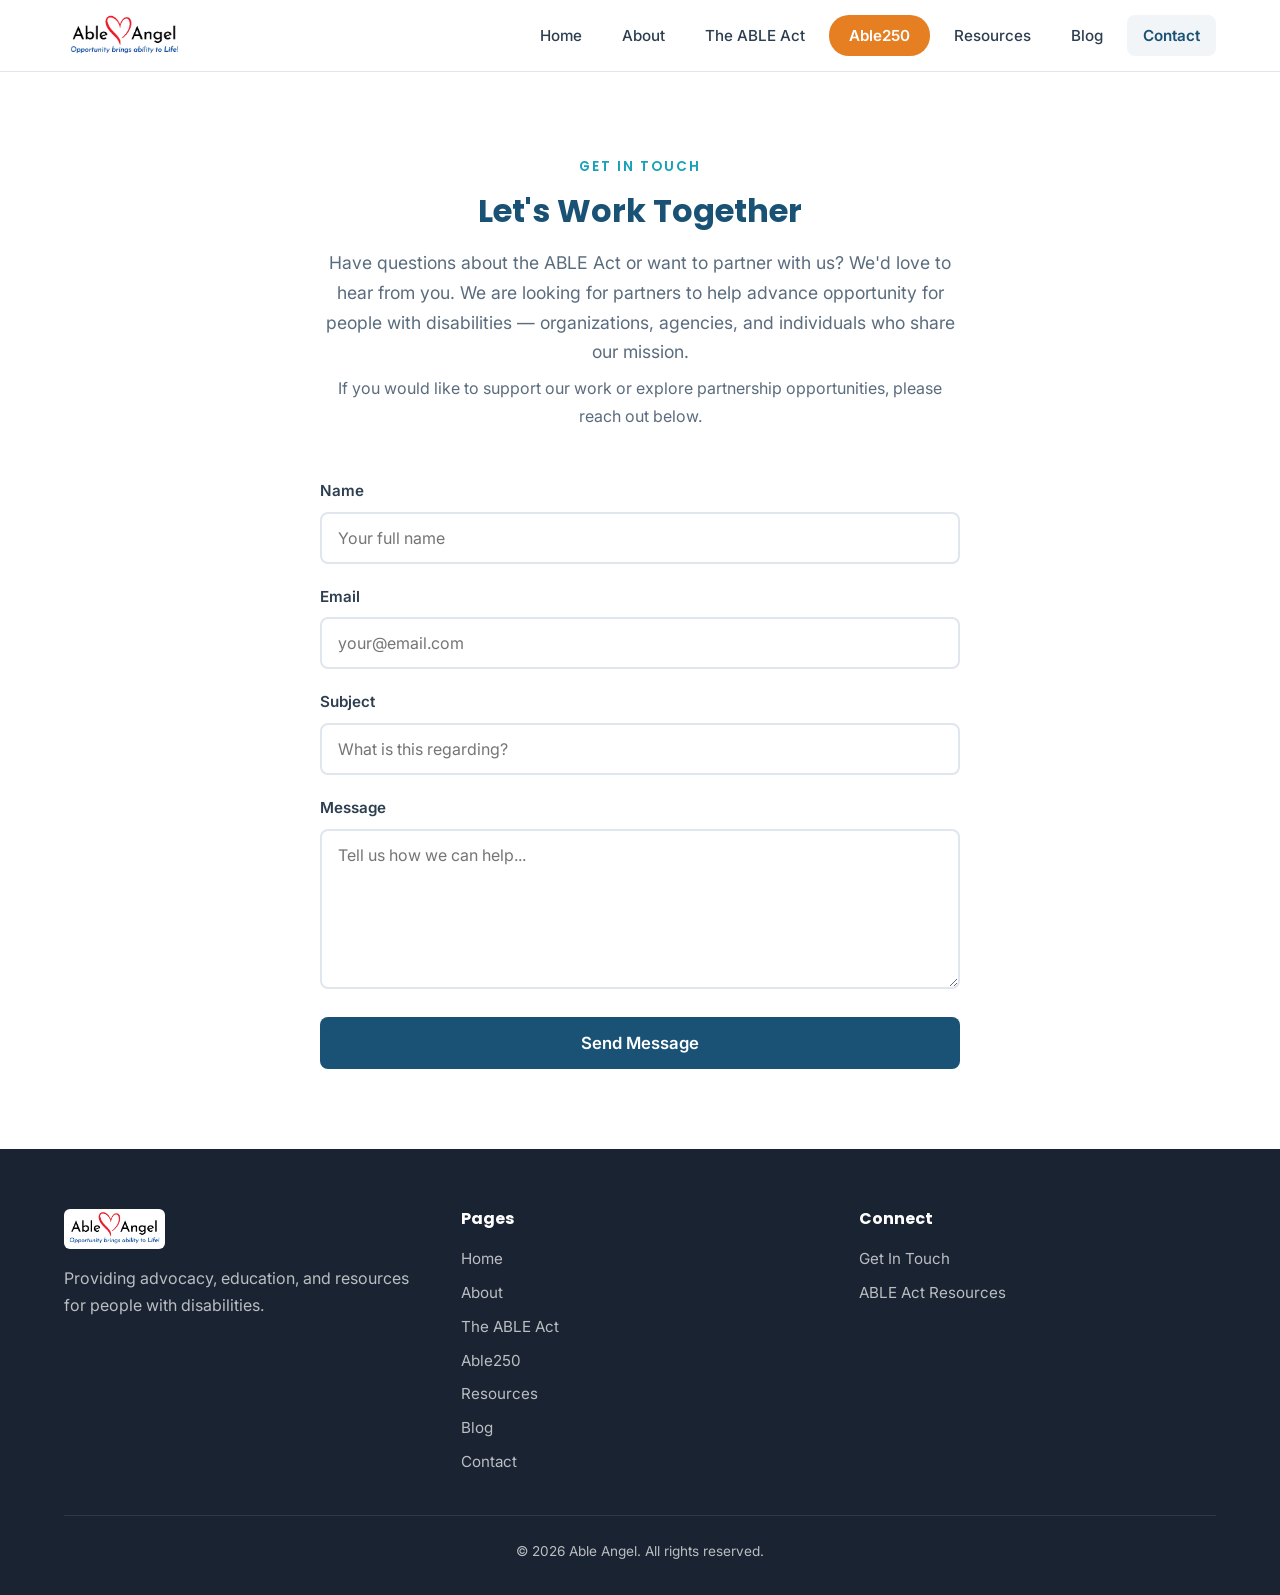
<file: contact.html>
<!DOCTYPE html>
<html lang="en">
<head>
  <meta charset="UTF-8">
  <meta name="viewport" content="width=device-width, initial-scale=1.0">
  <title>Contact | Able Angel</title>
  <meta name="description" content="Get in touch with Able Angel. We'd love to hear from you.">
  <link rel="stylesheet" href="styles.css">
  <link rel="icon" type="image/svg+xml" href="data:image/svg+xml,<svg xmlns='http://www.w3.org/2000/svg' viewBox='0 0 32 32'><rect width='32' height='32' rx='6' fill='%231a5276'/><text x='16' y='22' font-size='18' font-weight='bold' text-anchor='middle' fill='white'>A</text></svg>">
</head>
<body>

  <!-- Navigation -->
  <nav class="navbar" role="navigation" aria-label="Main navigation">
    <div class="container">
      <a href="index.html" class="nav-logo">
        <img src="images/logo.jpg" alt="Able Angel logo">
      </a>
      <button class="nav-toggle" aria-label="Toggle navigation menu" aria-expanded="false">
        <span></span><span></span><span></span>
      </button>
      <div class="nav-links">
        <a href="index.html">Home</a>
        <a href="about.html">About</a>
        <a href="projects.html">The ABLE Act</a>
        <a href="able250.html" class="nav-highlight">Able250</a>
        <a href="resources.html">Resources</a>
        <a href="blog.html">Blog</a>
        <a href="contact.html" class="active">Contact</a>
      </div>
    </div>
  </nav>

  <!-- Contact Section -->
  <section class="section">
    <div class="container">
      <div class="section-header fade-in">
        <span class="section-label">Get In Touch</span>
        <h2>Let's Work Together</h2>
        <p>Have questions about the ABLE Act or want to partner with us? We'd love to hear from you. We are looking for partners to help advance opportunity for people with disabilities — organizations, agencies, and individuals who share our mission.</p>
        <p style="margin-top: 8px; font-size: 1rem;">If you would like to support our work or explore partnership opportunities, please reach out below.</p>
      </div>

      <form class="contact-form fade-in" name="contact" method="POST" action="/thank-you.html" data-netlify="true" netlify-honeypot="bot-field">
        <input type="hidden" name="form-name" value="contact">
        <!-- Honeypot field to prevent spam (hidden from users) -->
        <p class="hidden" style="display:none;">
          <label>Don't fill this out if you're human: <input name="bot-field"></label>
        </p>
        <div class="form-group">
          <label for="name">Name</label>
          <input type="text" id="name" name="name" placeholder="Your full name" required>
        </div>
        <div class="form-group">
          <label for="email">Email</label>
          <input type="email" id="email" name="email" placeholder="your@email.com" required>
        </div>
        <div class="form-group">
          <label for="subject">Subject</label>
          <input type="text" id="subject" name="subject" placeholder="What is this regarding?">
        </div>
        <div class="form-group">
          <label for="message">Message</label>
          <textarea id="message" name="message" placeholder="Tell us how we can help..." required></textarea>
        </div>
        <button type="submit" class="btn btn-primary">Send Message</button>
      </form>
    </div>
  </section>

  <!-- Footer -->
  <footer class="footer">
    <div class="container">
      <div class="footer-content">
        <div>
          <div class="footer-brand">
            <img src="images/logo.jpg" alt="Able Angel logo">
          </div>
          <p>Providing advocacy, education, and resources for people with disabilities.</p>
        </div>
        <div>
          <h4>Pages</h4>
          <div class="footer-links">
            <a href="index.html">Home</a>
            <a href="about.html">About</a>
            <a href="projects.html">The ABLE Act</a>
            <a href="able250.html">Able250</a>
            <a href="resources.html">Resources</a>
            <a href="blog.html">Blog</a>
            <a href="contact.html">Contact</a>
          </div>
        </div>
        <div>
          <h4>Connect</h4>
          <div class="footer-links">
            <a href="contact.html">Get In Touch</a>
            <a href="resources.html">ABLE Act Resources</a>
          </div>
        </div>
      </div>
      <div class="footer-bottom">
        <p>&copy; 2026 Able Angel. All rights reserved.</p>
      </div>
    </div>
  </footer>

  <script>
    const toggle = document.querySelector('.nav-toggle');
    const links = document.querySelector('.nav-links');
    toggle.addEventListener('click', () => {
      const open = links.classList.toggle('open');
      toggle.setAttribute('aria-expanded', open);
    });
    const els = document.querySelectorAll('.fade-in');
    if ('IntersectionObserver' in window) {
      const observer = new IntersectionObserver((entries) => {
        entries.forEach(e => { if (e.isIntersecting) { e.target.classList.add('visible'); observer.unobserve(e.target); }});
      }, { threshold: 0.05, rootMargin: '0px 0px 50px 0px' });
      els.forEach(el => observer.observe(el));
    }
    setTimeout(() => els.forEach(el => el.classList.add('visible')), 1000);
  </script>

</body>
</html>
</file>
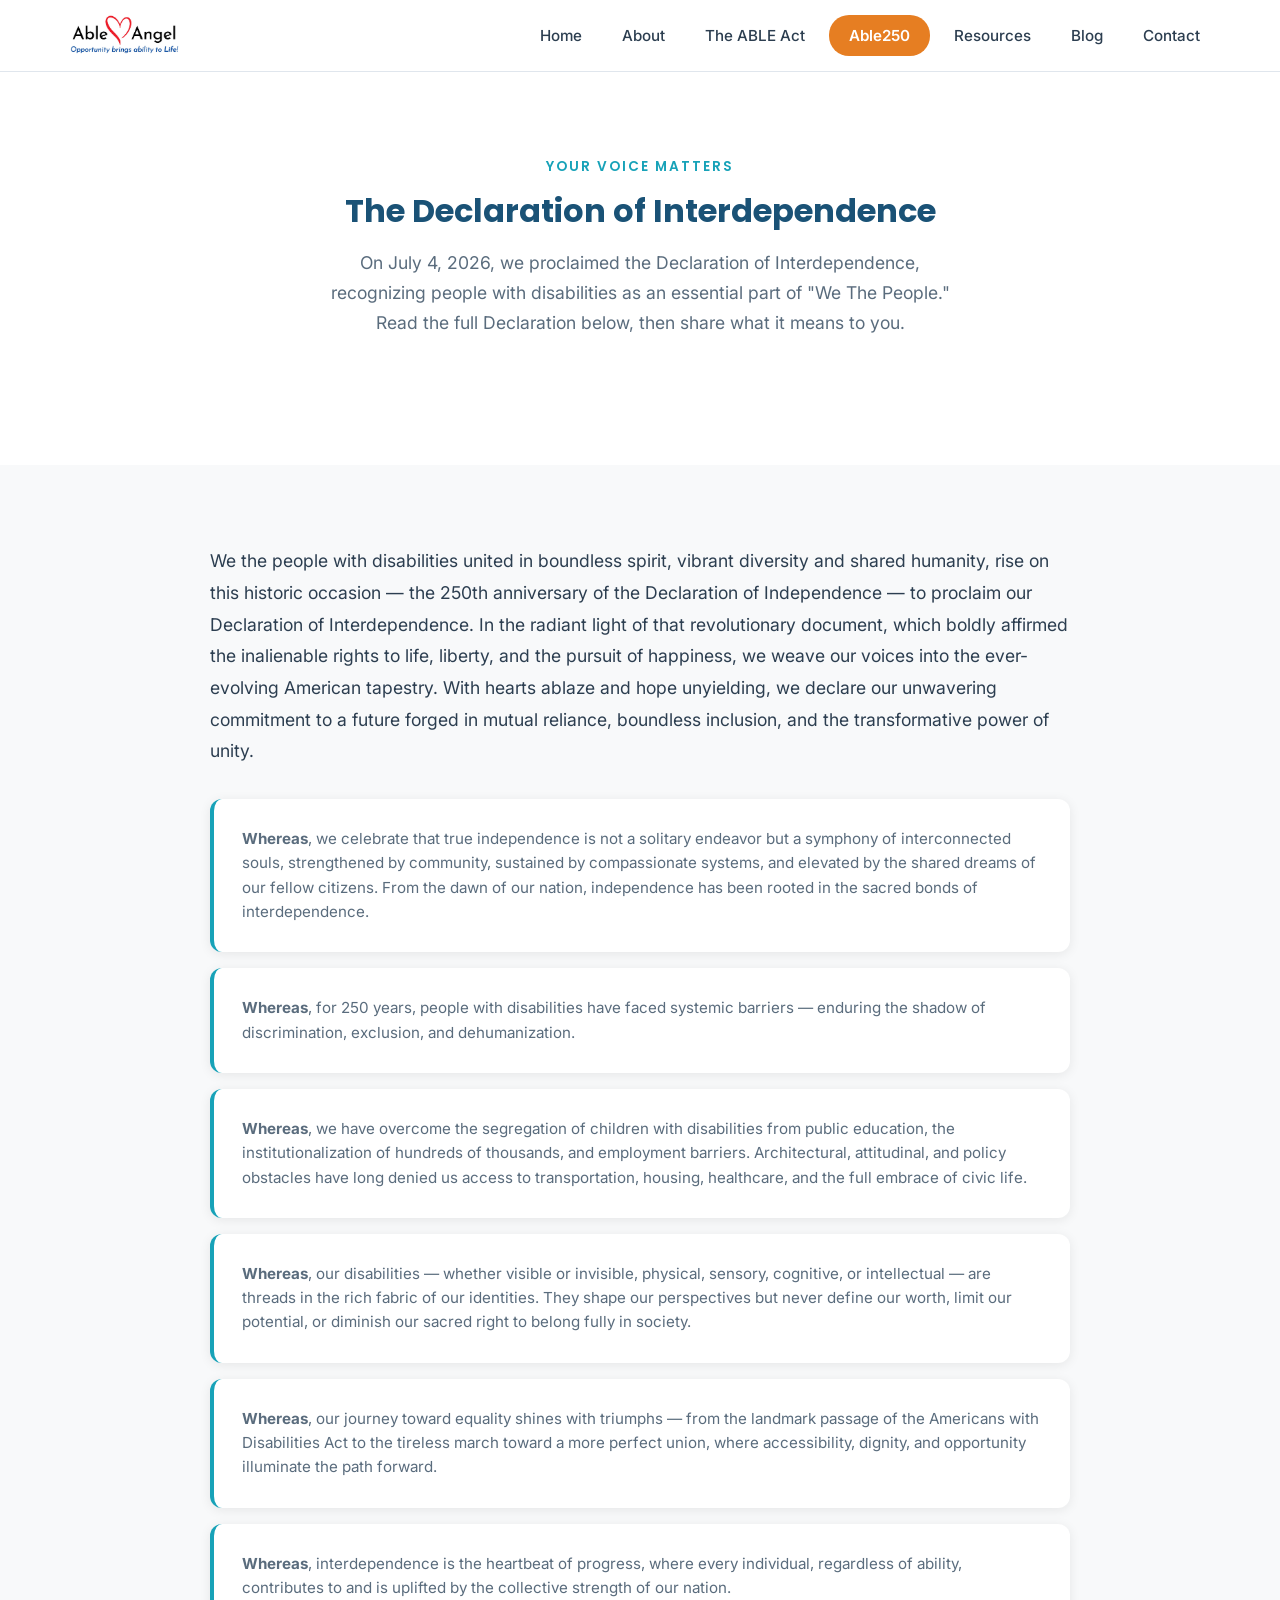
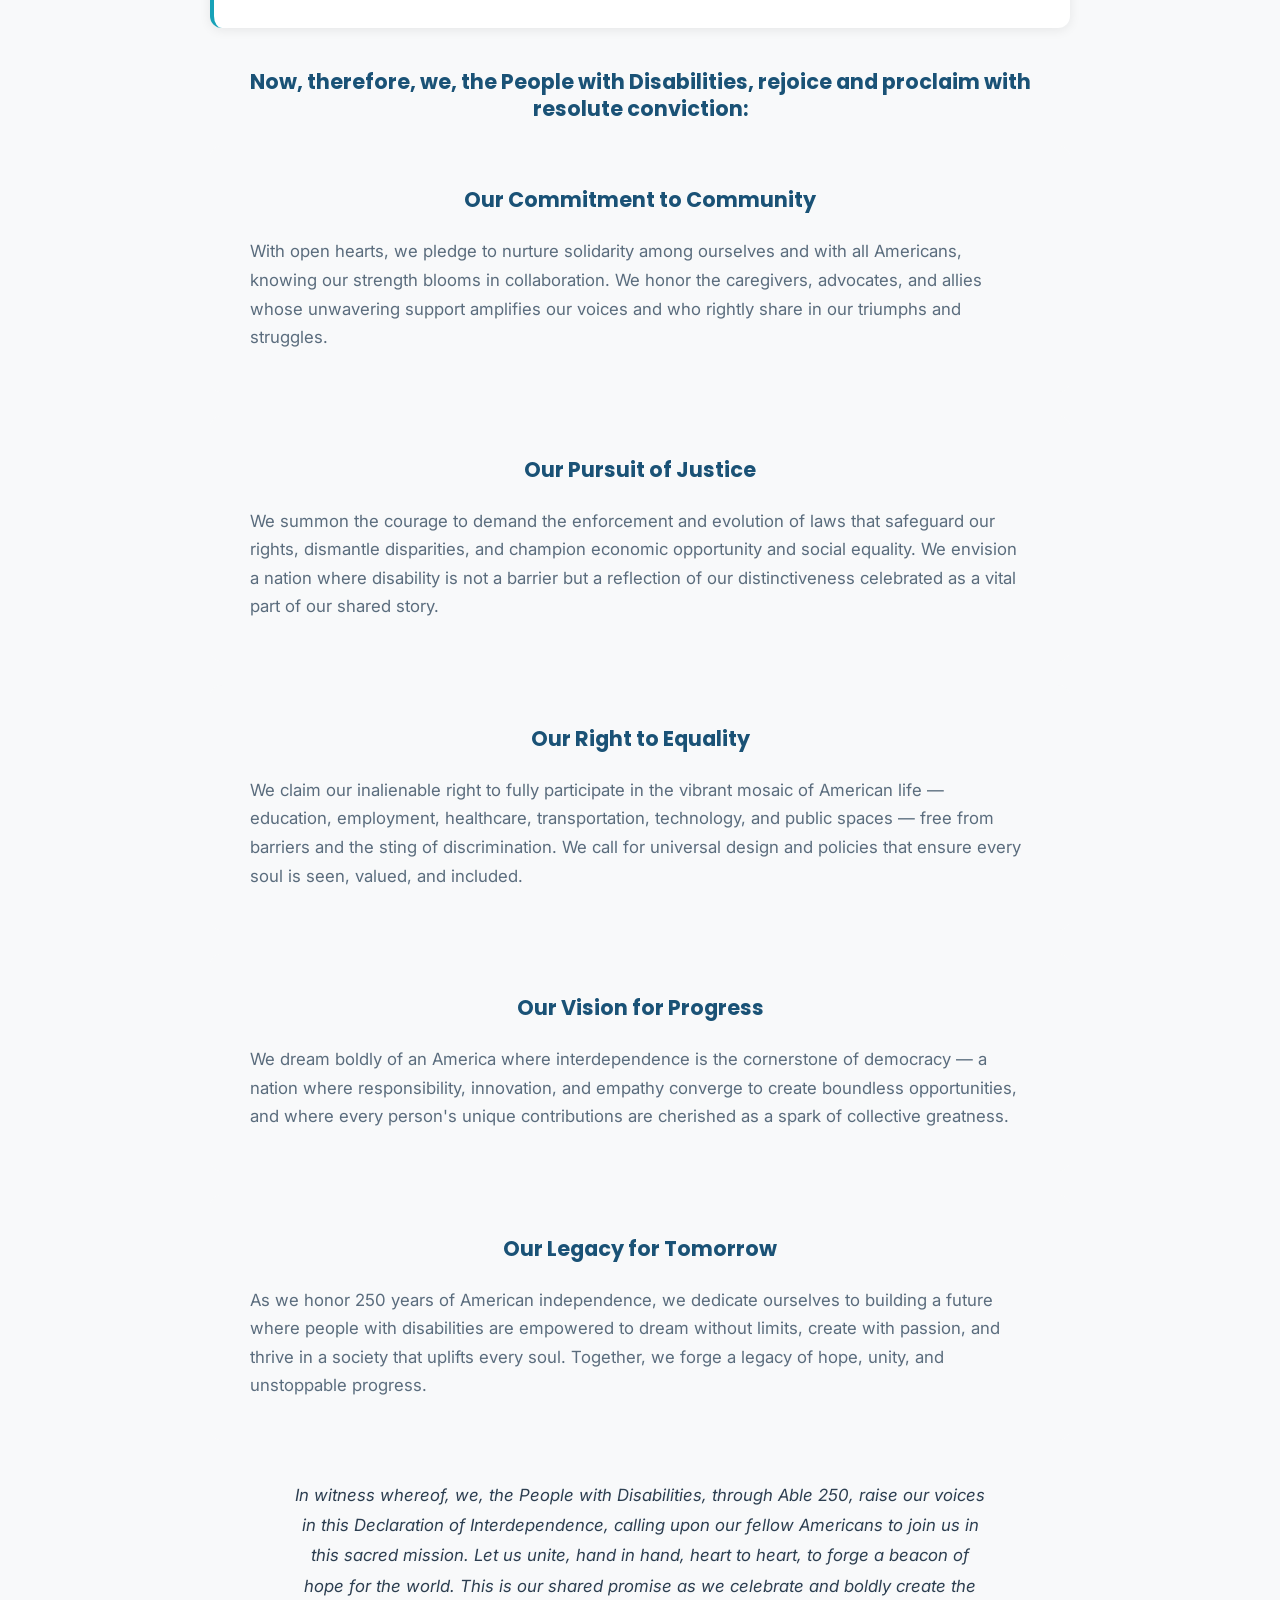
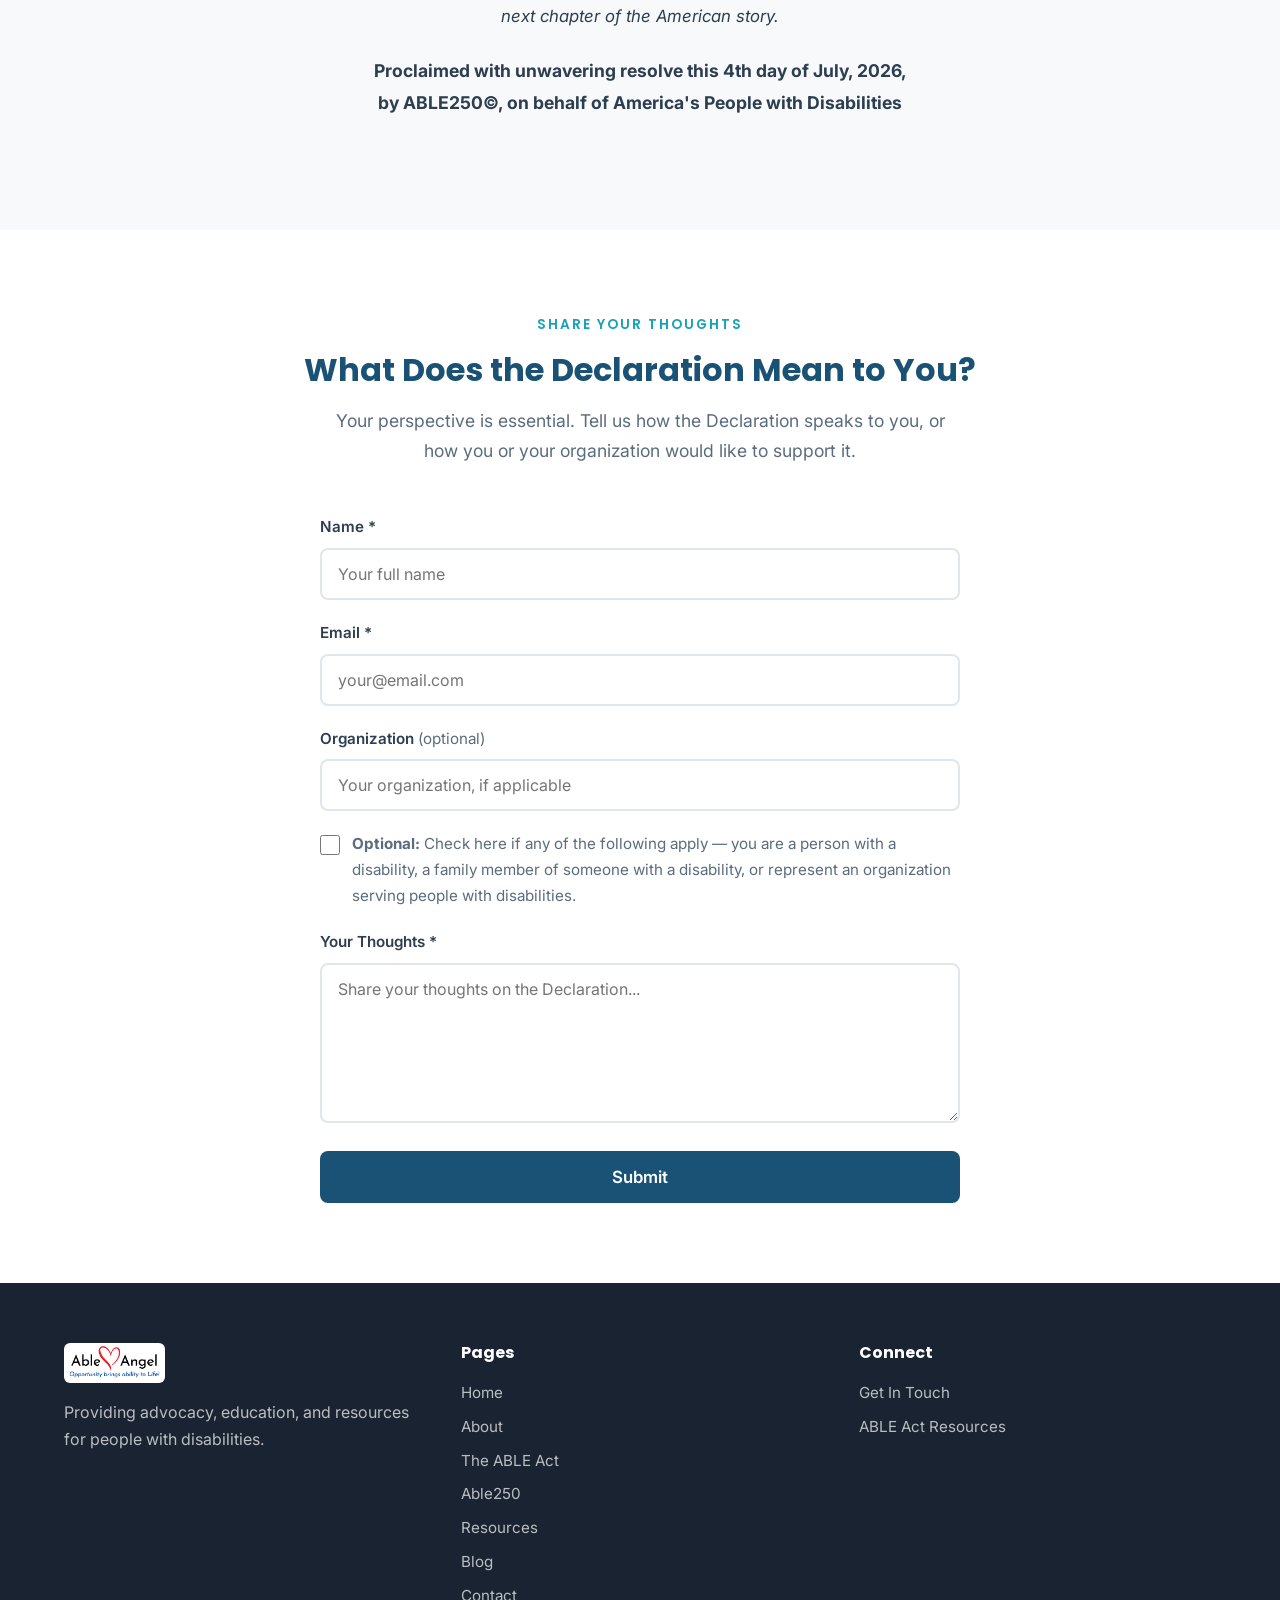
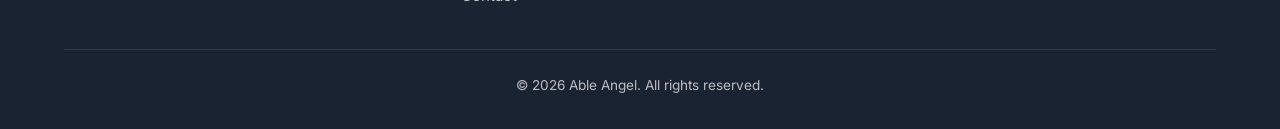
<file: declaration-review.html>
<!DOCTYPE html>
<html lang="en">
<head>
  <meta charset="UTF-8">
  <meta name="viewport" content="width=device-width, initial-scale=1.0">
  <title>The Declaration of Interdependence | Able Angel</title>
  <meta name="description" content="Read the Declaration of Interdependence, proclaimed July 4, 2026, recognizing people with disabilities as an essential part of We The People.">
  <link rel="stylesheet" href="styles.css">
  <link rel="icon" type="image/svg+xml" href="data:image/svg+xml,<svg xmlns='http://www.w3.org/2000/svg' viewBox='0 0 32 32'><rect width='32' height='32' rx='6' fill='%231a5276'/><text x='16' y='22' font-size='18' font-weight='bold' text-anchor='middle' fill='white'>A</text></svg>">
</head>
<body>

  <!-- Navigation -->
  <nav class="navbar" role="navigation" aria-label="Main navigation">
    <div class="container">
      <a href="index.html" class="nav-logo">
        <img src="images/logo.jpg" alt="Able Angel logo">
      </a>
      <button class="nav-toggle" aria-label="Toggle navigation menu" aria-expanded="false">
        <span></span><span></span><span></span>
      </button>
      <div class="nav-links">
        <a href="index.html">Home</a>
        <a href="about.html">About</a>
        <a href="projects.html">The ABLE Act</a>
        <a href="able250.html" class="nav-highlight">Able250</a>
        <a href="resources.html">Resources</a>
        <a href="blog.html">Blog</a>
        <a href="contact.html">Contact</a>
      </div>
    </div>
  </nav>

  <!-- Intro -->
  <section class="section">
    <div class="container">
      <div class="section-header fade-in">
        <span class="section-label">Your Voice Matters</span>
        <h2>The Declaration of Interdependence</h2>
        <p>On July 4, 2026, we proclaimed the Declaration of Interdependence, recognizing people with disabilities as an essential part of "We The People." Read the full Declaration below, then share what it means to you.</p>
      </div>
    </div>
  </section>

  <!-- Declaration Text -->
  <section class="section section-alt">
    <div class="container">
      <div class="declaration-body fade-in">
        <p>We the people with disabilities united in boundless spirit, vibrant diversity and shared humanity, rise on this historic occasion — the 250th anniversary of the Declaration of Independence — to proclaim our Declaration of Interdependence. In the radiant light of that revolutionary document, which boldly affirmed the inalienable rights to life, liberty, and the pursuit of happiness, we weave our voices into the ever-evolving American tapestry. With hearts ablaze and hope unyielding, we declare our unwavering commitment to a future forged in mutual reliance, boundless inclusion, and the transformative power of unity.</p>

        <div class="declaration-clauses">
          <div class="value-card fade-in">
            <p><strong>Whereas</strong>, we celebrate that true independence is not a solitary endeavor but a symphony of interconnected souls, strengthened by community, sustained by compassionate systems, and elevated by the shared dreams of our fellow citizens. From the dawn of our nation, independence has been rooted in the sacred bonds of interdependence.</p>
          </div>
          <div class="value-card fade-in">
            <p><strong>Whereas</strong>, for 250 years, people with disabilities have faced systemic barriers — enduring the shadow of discrimination, exclusion, and dehumanization.</p>
          </div>
          <div class="value-card fade-in">
            <p><strong>Whereas</strong>, we have overcome the segregation of children with disabilities from public education, the institutionalization of hundreds of thousands, and employment barriers. Architectural, attitudinal, and policy obstacles have long denied us access to transportation, housing, healthcare, and the full embrace of civic life.</p>
          </div>
          <div class="value-card fade-in">
            <p><strong>Whereas</strong>, our disabilities — whether visible or invisible, physical, sensory, cognitive, or intellectual — are threads in the rich fabric of our identities. They shape our perspectives but never define our worth, limit our potential, or diminish our sacred right to belong fully in society.</p>
          </div>
          <div class="value-card fade-in">
            <p><strong>Whereas</strong>, our journey toward equality shines with triumphs — from the landmark passage of the Americans with Disabilities Act to the tireless march toward a more perfect union, where accessibility, dignity, and opportunity illuminate the path forward.</p>
          </div>
          <div class="value-card fade-in">
            <p><strong>Whereas</strong>, interdependence is the heartbeat of progress, where every individual, regardless of ability, contributes to and is uplifted by the collective strength of our nation.</p>
          </div>
        </div>

        <div class="declaration-proclamation fade-in">
          <h3>Now, therefore, we, the People with Disabilities, rejoice and proclaim with resolute conviction:</h3>

          <div class="info-block">
            <h3>Our Commitment to Community</h3>
            <p>With open hearts, we pledge to nurture solidarity among ourselves and with all Americans, knowing our strength blooms in collaboration. We honor the caregivers, advocates, and allies whose unwavering support amplifies our voices and who rightly share in our triumphs and struggles.</p>
          </div>

          <div class="info-block">
            <h3>Our Pursuit of Justice</h3>
            <p>We summon the courage to demand the enforcement and evolution of laws that safeguard our rights, dismantle disparities, and champion economic opportunity and social equality. We envision a nation where disability is not a barrier but a reflection of our distinctiveness celebrated as a vital part of our shared story.</p>
          </div>

          <div class="info-block">
            <h3>Our Right to Equality</h3>
            <p>We claim our inalienable right to fully participate in the vibrant mosaic of American life — education, employment, healthcare, transportation, technology, and public spaces — free from barriers and the sting of discrimination. We call for universal design and policies that ensure every soul is seen, valued, and included.</p>
          </div>

          <div class="info-block">
            <h3>Our Vision for Progress</h3>
            <p>We dream boldly of an America where interdependence is the cornerstone of democracy — a nation where responsibility, innovation, and empathy converge to create boundless opportunities, and where every person's unique contributions are cherished as a spark of collective greatness.</p>
          </div>

          <div class="info-block">
            <h3>Our Legacy for Tomorrow</h3>
            <p>As we honor 250 years of American independence, we dedicate ourselves to building a future where people with disabilities are empowered to dream without limits, create with passion, and thrive in a society that uplifts every soul. Together, we forge a legacy of hope, unity, and unstoppable progress.</p>
          </div>
        </div>

        <div class="declaration-closing fade-in">
          <p><em>In witness whereof, we, the People with Disabilities, through Able 250, raise our voices in this Declaration of Interdependence, calling upon our fellow Americans to join us in this sacred mission. Let us unite, hand in hand, heart to heart, to forge a beacon of hope for the world. This is our shared promise as we celebrate and boldly create the next chapter of the American story.</em></p>
          <p class="declaration-signature"><strong>Proclaimed with unwavering resolve this 4th day of July, 2026,<br>by ABLE250&copy;, on behalf of America's People with Disabilities</strong></p>
        </div>
      </div>
    </div>
  </section>

  <!-- Feedback Form -->
  <section class="section">
    <div class="container">
      <div class="section-header fade-in">
        <span class="section-label">Share Your Thoughts</span>
        <h2>What Does the Declaration Mean to You?</h2>
        <p>Your perspective is essential. Tell us how the Declaration speaks to you, or how you or your organization would like to support it.</p>
      </div>

      <form class="contact-form fade-in" name="declaration-feedback" method="POST" action="/thank-you-declaration.html" data-netlify="true" netlify-honeypot="bot-field">
        <input type="hidden" name="form-name" value="declaration-feedback">
        <p class="hidden" style="display:none;">
          <label>Don't fill this out if you're human: <input name="bot-field"></label>
        </p>
        <div class="form-group">
          <label for="feedback-name">Name *</label>
          <input type="text" id="feedback-name" name="name" placeholder="Your full name" required>
        </div>
        <div class="form-group">
          <label for="feedback-email">Email *</label>
          <input type="email" id="feedback-email" name="email" placeholder="your@email.com" required>
        </div>
        <div class="form-group">
          <label for="feedback-org">Organization <span style="font-weight: 400; color: var(--color-text-light);">(optional)</span></label>
          <input type="text" id="feedback-org" name="organization" placeholder="Your organization, if applicable">
        </div>
        <div class="form-group">
          <label class="checkbox-label" style="display: flex; align-items: flex-start; gap: 12px; cursor: pointer;">
            <input type="checkbox" name="disability-affiliation" value="yes" style="margin-top: 4px; width: 20px; height: 20px; flex-shrink: 0;">
            <span style="font-weight: 400; font-size: 0.95rem; color: var(--color-text-light);">
              <strong>Optional:</strong> Check here if any of the following apply — you are a person with a disability, a family member of someone with a disability, or represent an organization serving people with disabilities.
            </span>
          </label>
        </div>
        <div class="form-group">
          <label for="feedback-text">Your Thoughts *</label>
          <textarea id="feedback-text" name="feedback" placeholder="Share your thoughts on the Declaration..." required></textarea>
        </div>
        <button type="submit" class="btn btn-primary">Submit</button>
      </form>
    </div>
  </section>

  <!-- Footer -->
  <footer class="footer">
    <div class="container">
      <div class="footer-content">
        <div>
          <div class="footer-brand">
            <img src="images/logo.jpg" alt="Able Angel logo">
          </div>
          <p>Providing advocacy, education, and resources for people with disabilities.</p>
        </div>
        <div>
          <h4>Pages</h4>
          <div class="footer-links">
            <a href="index.html">Home</a>
            <a href="about.html">About</a>
            <a href="projects.html">The ABLE Act</a>
            <a href="able250.html">Able250</a>
            <a href="resources.html">Resources</a>
            <a href="blog.html">Blog</a>
            <a href="contact.html">Contact</a>
          </div>
        </div>
        <div>
          <h4>Connect</h4>
          <div class="footer-links">
            <a href="contact.html">Get In Touch</a>
            <a href="resources.html">ABLE Act Resources</a>
          </div>
        </div>
      </div>
      <div class="footer-bottom">
        <p>&copy; 2026 Able Angel. All rights reserved.</p>
      </div>
    </div>
  </footer>

  <script>
    const toggle = document.querySelector('.nav-toggle');
    const links = document.querySelector('.nav-links');
    toggle.addEventListener('click', () => {
      const open = links.classList.toggle('open');
      toggle.setAttribute('aria-expanded', open);
    });
    const els = document.querySelectorAll('.fade-in');
    if ('IntersectionObserver' in window) {
      const observer = new IntersectionObserver((entries) => {
        entries.forEach(e => { if (e.isIntersecting) { e.target.classList.add('visible'); observer.unobserve(e.target); }});
      }, { threshold: 0.05, rootMargin: '0px 0px 50px 0px' });
      els.forEach(el => observer.observe(el));
    }
    setTimeout(() => els.forEach(el => el.classList.add('visible')), 1000);
  </script>

</body>
</html>
</file>
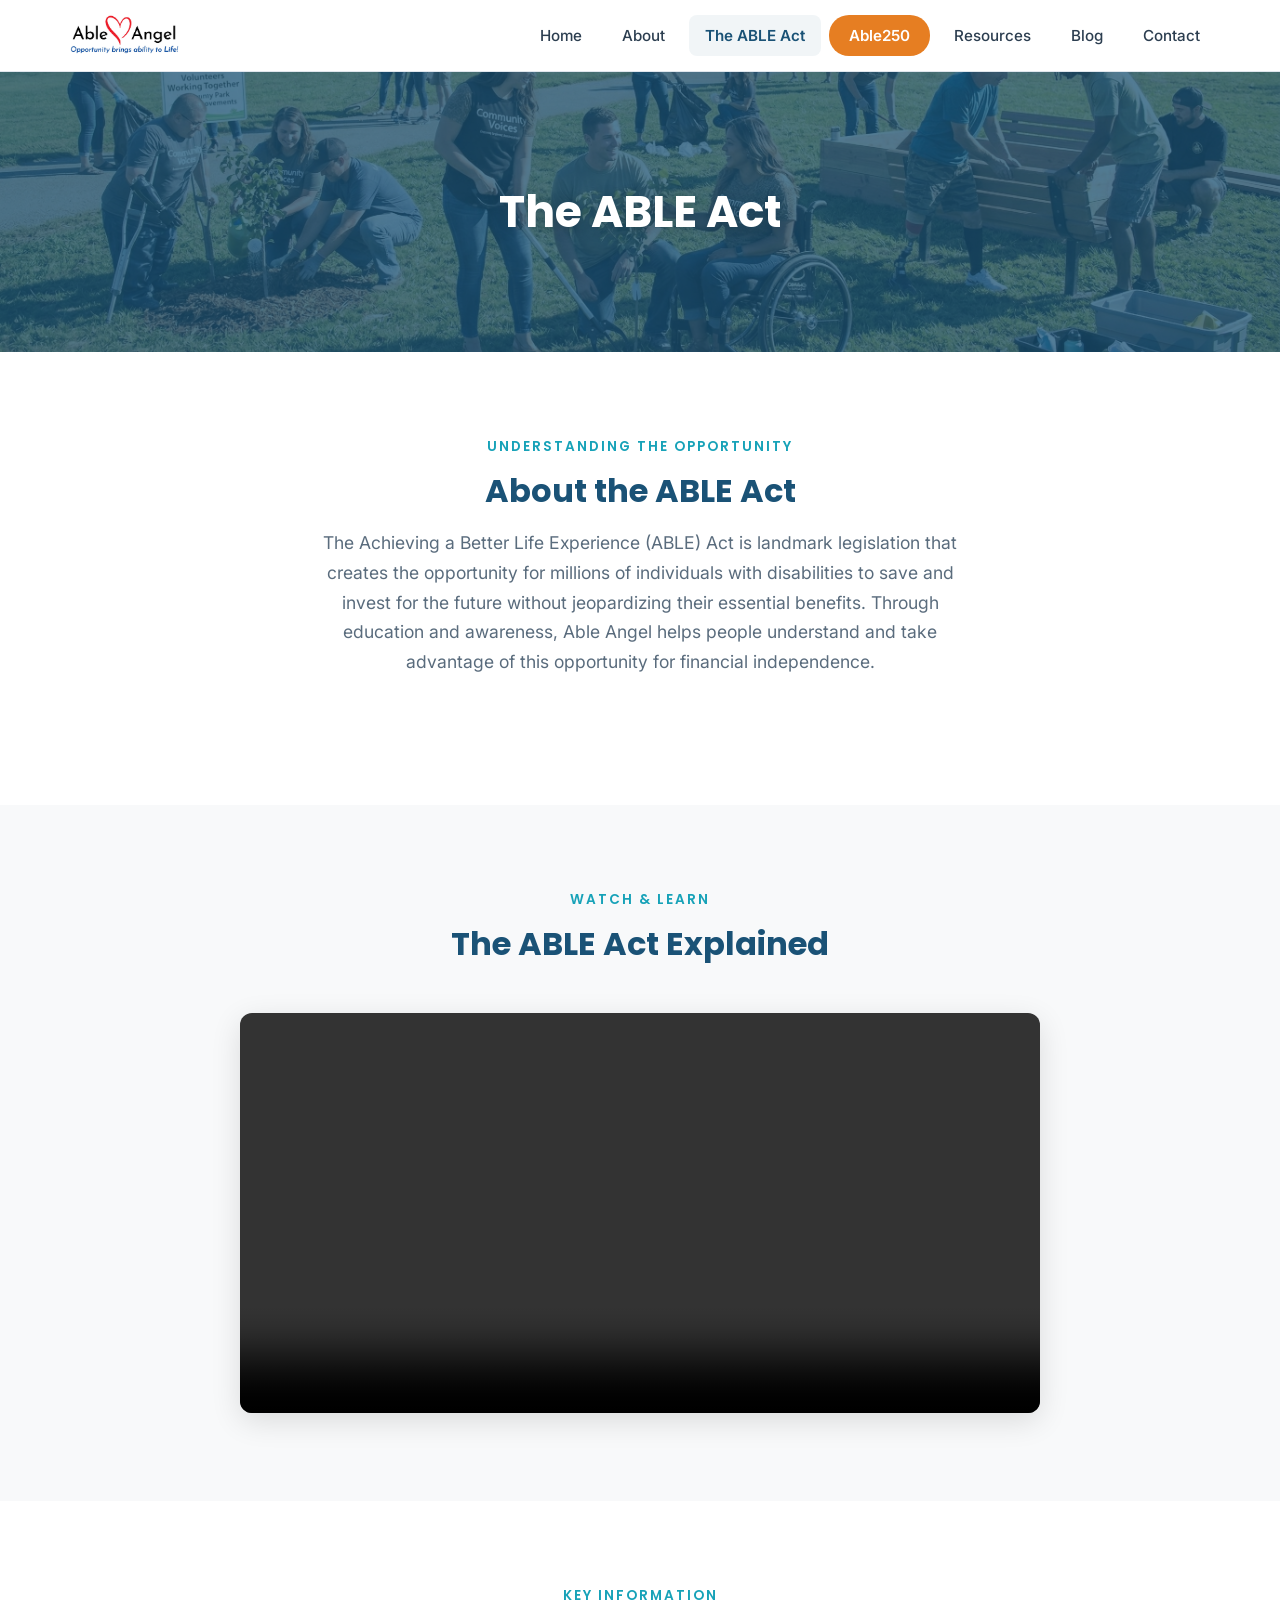
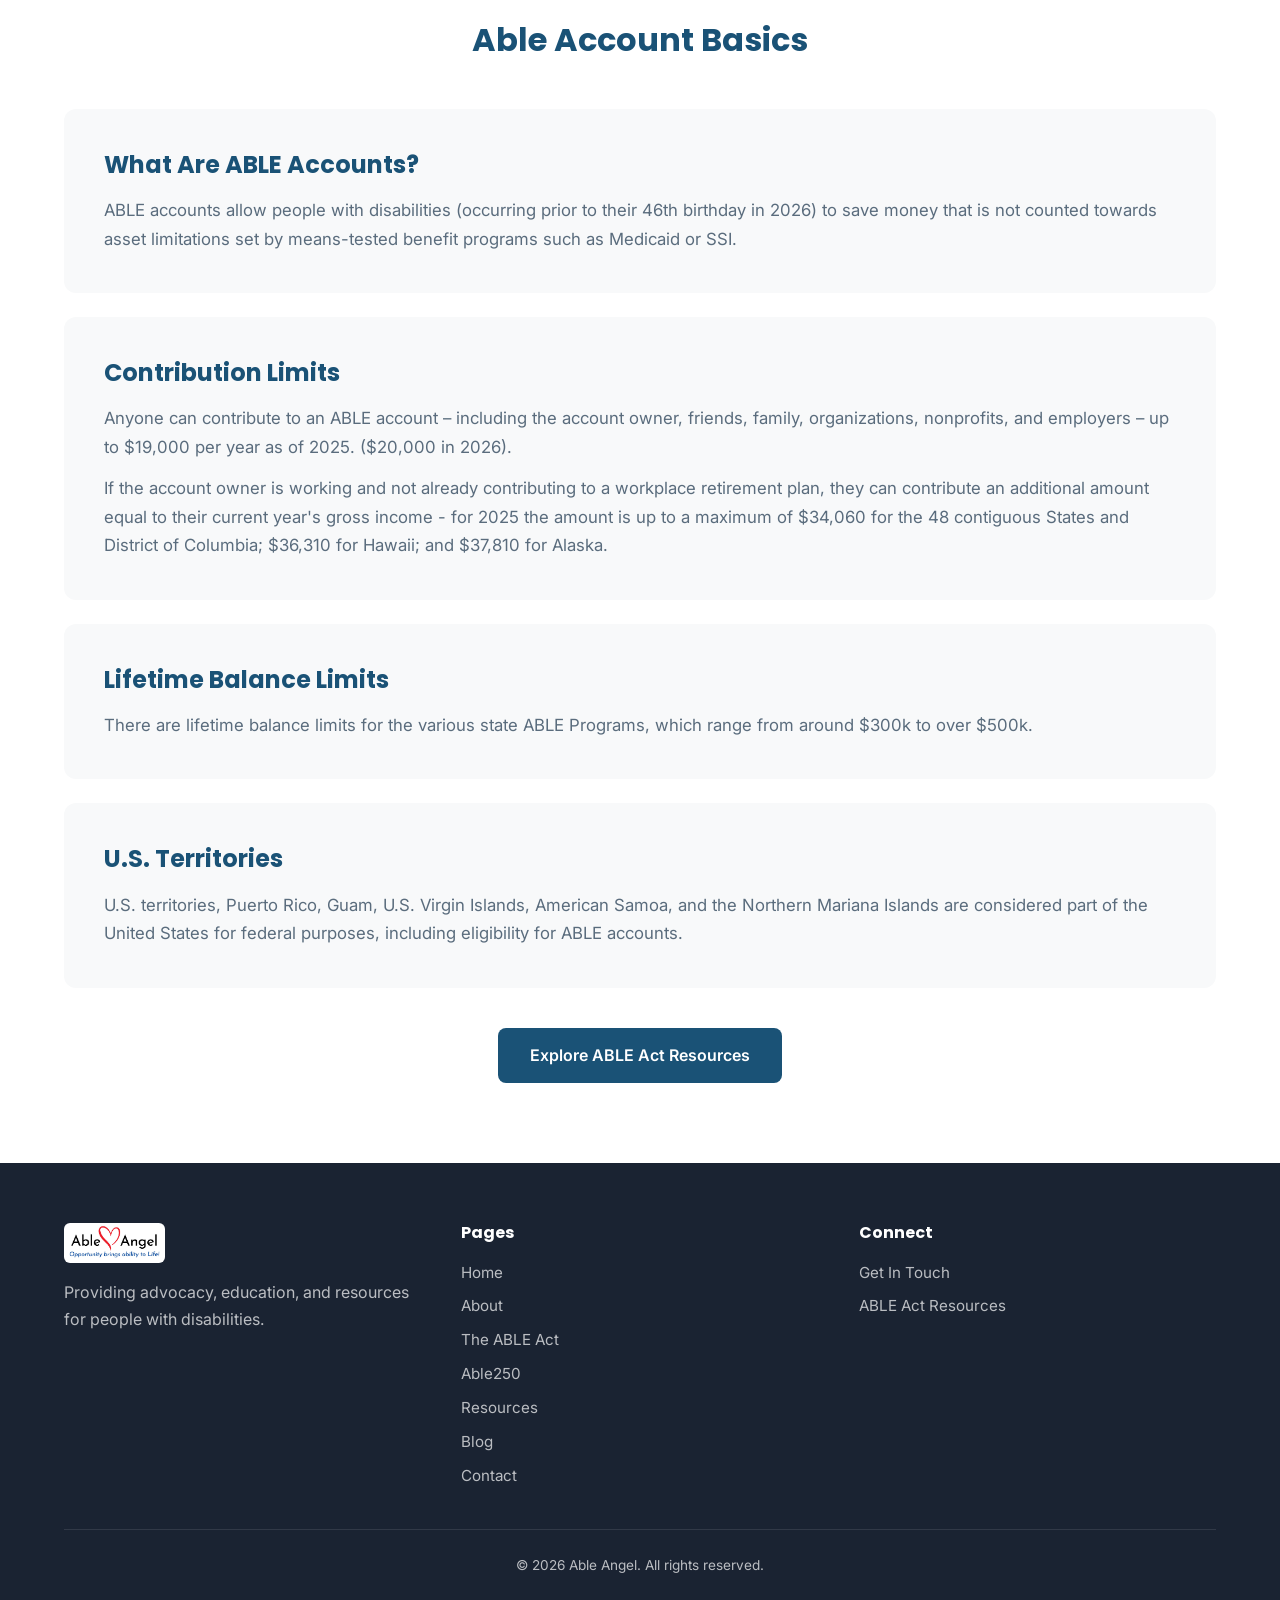
<file: projects.html>
<!DOCTYPE html>
<html lang="en">
<head>
  <meta charset="UTF-8">
  <meta name="viewport" content="width=device-width, initial-scale=1.0">
  <title>The ABLE Act | Able Angel</title>
  <meta name="description" content="Learn about Able Angel's ABLE Act project and how ABLE accounts help people with disabilities build financial futures.">
  <link rel="stylesheet" href="styles.css">
  <link rel="icon" type="image/svg+xml" href="data:image/svg+xml,<svg xmlns='http://www.w3.org/2000/svg' viewBox='0 0 32 32'><rect width='32' height='32' rx='6' fill='%231a5276'/><text x='16' y='22' font-size='18' font-weight='bold' text-anchor='middle' fill='white'>A</text></svg>">
</head>
<body>

  <!-- Navigation -->
  <nav class="navbar" role="navigation" aria-label="Main navigation">
    <div class="container">
      <a href="index.html" class="nav-logo">
        <img src="images/logo.jpg" alt="Able Angel logo">
      </a>
      <button class="nav-toggle" aria-label="Toggle navigation menu" aria-expanded="false">
        <span></span><span></span><span></span>
      </button>
      <div class="nav-links">
        <a href="index.html">Home</a>
        <a href="about.html">About</a>
        <a href="projects.html" class="active">The ABLE Act</a>
        <a href="able250.html" class="nav-highlight">Able250</a>
        <a href="resources.html">Resources</a>
        <a href="blog.html">Blog</a>
        <a href="contact.html">Contact</a>
      </div>
    </div>
  </nav>

  <!-- Page Banner -->
  <section class="page-banner">
    <div class="hero-bg" style="background-image: url('images/banner-projects.png'); background-position: center 75%;" role="img" aria-label="Community volunteers working together in a park, including people with disabilities"></div>
    <h1>The ABLE Act</h1>
  </section>

  <!-- ABLE Act Overview -->
  <section class="section">
    <div class="container">
      <div class="section-header fade-in">
        <span class="section-label">Understanding the Opportunity</span>
        <h2>About the ABLE Act</h2>
        <p>The Achieving a Better Life Experience (ABLE) Act is landmark legislation that creates the opportunity for millions of individuals with disabilities to save and invest for the future without jeopardizing their essential benefits. Through education and awareness, Able Angel helps people understand and take advantage of this opportunity for financial independence.</p>
      </div>
    </div>
  </section>

  <!-- Explainer Video -->
  <section class="section section-alt">
    <div class="container">
      <div class="section-header fade-in">
        <span class="section-label">Watch &amp; Learn</span>
        <h2>The ABLE Act Explained</h2>
      </div>
      <div class="video-container fade-in">
        <video controls preload="metadata" crossorigin="anonymous">
          <source src="videos/able-act-explainer.mp4" type="video/mp4">
          <track kind="captions" src="videos/able-act-explainer.vtt" srclang="en" label="English" default>
          Your browser does not support the video element.
        </video>
      </div>
    </div>
  </section>

  <!-- Able Account Basics -->
  <section class="section">
    <div class="container">
      <div class="section-header fade-in">
        <span class="section-label">Key Information</span>
        <h2>Able Account Basics</h2>
      </div>

      <div class="info-block fade-in">
        <h3>What Are ABLE Accounts?</h3>
        <p>ABLE accounts allow people with disabilities (occurring prior to their 46th birthday in 2026) to save money that is not counted towards asset limitations set by means-tested benefit programs such as Medicaid or SSI.</p>
      </div>

      <div class="info-block fade-in">
        <h3>Contribution Limits</h3>
        <p>Anyone can contribute to an ABLE account – including the account owner, friends, family, organizations, nonprofits, and employers – up to $19,000 per year as of 2025. ($20,000 in 2026).</p>
        <p>If the account owner is working and not already contributing to a workplace retirement plan, they can contribute an additional amount equal to their current year's gross income - for 2025 the amount is up to a maximum of $34,060 for the 48 contiguous States and District of Columbia; $36,310 for Hawaii; and $37,810 for Alaska.</p>
      </div>

      <div class="info-block fade-in">
        <h3>Lifetime Balance Limits</h3>
        <p>There are lifetime balance limits for the various state ABLE Programs, which range from around $300k to over $500k.</p>
      </div>

      <div class="info-block fade-in">
        <h3>U.S. Territories</h3>
        <p>U.S. territories, Puerto Rico, Guam, U.S. Virgin Islands, American Samoa, and the Northern Mariana Islands are considered part of the United States for federal purposes, including eligibility for ABLE accounts.</p>
      </div>

      <div style="text-align: center; margin-top: 40px;" class="fade-in">
        <a href="resources.html" class="btn btn-primary">Explore ABLE Act Resources</a>
      </div>
    </div>
  </section>

  <!-- Footer -->
  <footer class="footer">
    <div class="container">
      <div class="footer-content">
        <div>
          <div class="footer-brand">
            <img src="images/logo.jpg" alt="Able Angel logo">
          </div>
          <p>Providing advocacy, education, and resources for people with disabilities.</p>
        </div>
        <div>
          <h4>Pages</h4>
          <div class="footer-links">
            <a href="index.html">Home</a>
            <a href="about.html">About</a>
            <a href="projects.html">The ABLE Act</a>
            <a href="able250.html">Able250</a>
            <a href="resources.html">Resources</a>
            <a href="blog.html">Blog</a>
            <a href="contact.html">Contact</a>
          </div>
        </div>
        <div>
          <h4>Connect</h4>
          <div class="footer-links">
            <a href="contact.html">Get In Touch</a>
            <a href="resources.html">ABLE Act Resources</a>
          </div>
        </div>
      </div>
      <div class="footer-bottom">
        <p>&copy; 2026 Able Angel. All rights reserved.</p>
      </div>
    </div>
  </footer>

  <script>
    const toggle = document.querySelector('.nav-toggle');
    const links = document.querySelector('.nav-links');
    toggle.addEventListener('click', () => {
      const open = links.classList.toggle('open');
      toggle.setAttribute('aria-expanded', open);
    });
    const els = document.querySelectorAll('.fade-in');
    if ('IntersectionObserver' in window) {
      const observer = new IntersectionObserver((entries) => {
        entries.forEach(e => { if (e.isIntersecting) { e.target.classList.add('visible'); observer.unobserve(e.target); }});
      }, { threshold: 0.05, rootMargin: '0px 0px 50px 0px' });
      els.forEach(el => observer.observe(el));
    }
    setTimeout(() => els.forEach(el => el.classList.add('visible')), 1000);
  </script>

</body>
</html>
</file>
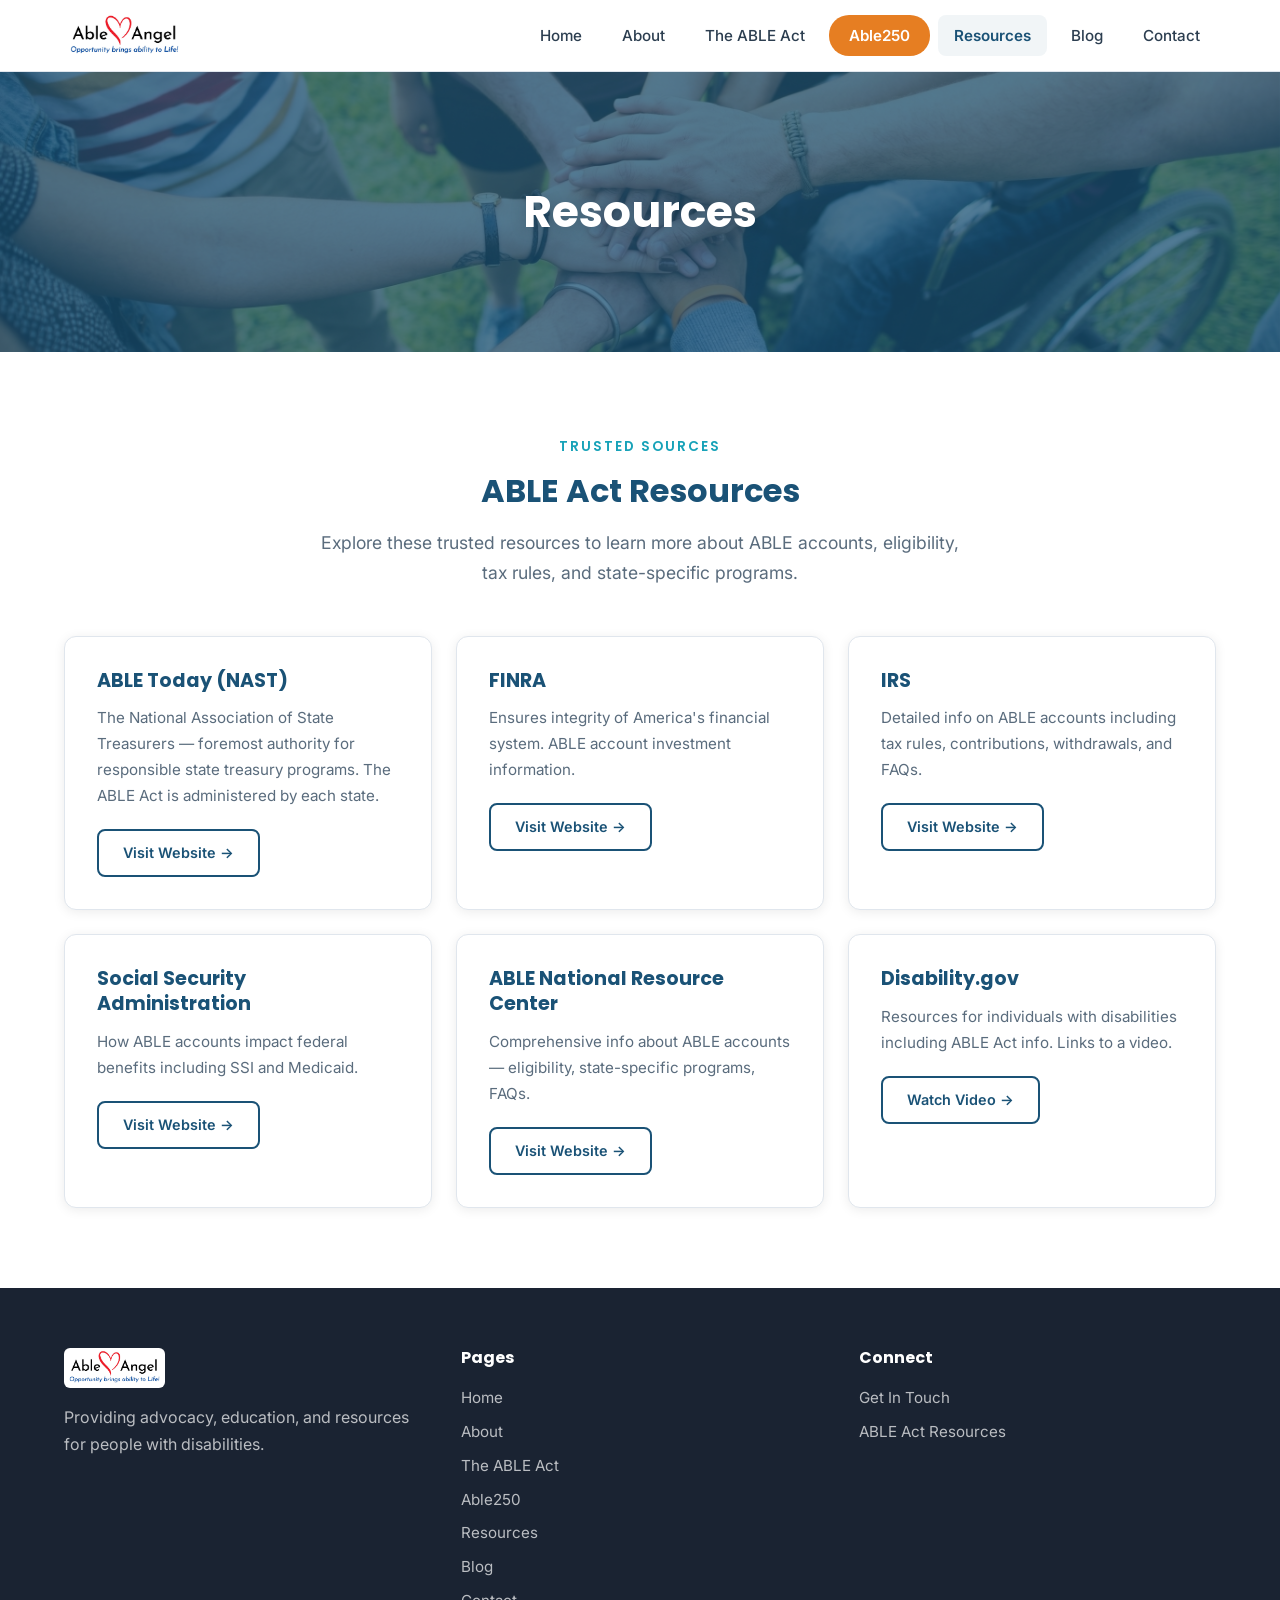
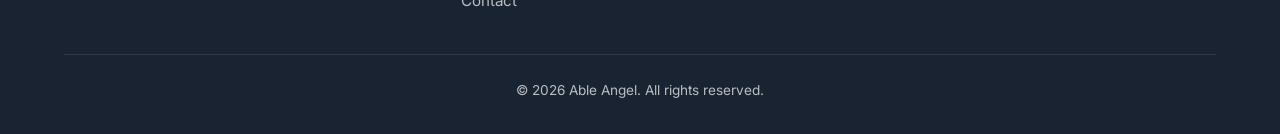
<file: resources.html>
<!DOCTYPE html>
<html lang="en">
<head>
  <meta charset="UTF-8">
  <meta name="viewport" content="width=device-width, initial-scale=1.0">
  <title>Resources | Able Angel</title>
  <meta name="description" content="Explore trusted ABLE Act resources from NAST, FINRA, IRS, Social Security Administration, and more.">
  <link rel="stylesheet" href="styles.css">
  <link rel="icon" type="image/svg+xml" href="data:image/svg+xml,<svg xmlns='http://www.w3.org/2000/svg' viewBox='0 0 32 32'><rect width='32' height='32' rx='6' fill='%231a5276'/><text x='16' y='22' font-size='18' font-weight='bold' text-anchor='middle' fill='white'>A</text></svg>">
</head>
<body>

  <!-- Navigation -->
  <nav class="navbar" role="navigation" aria-label="Main navigation">
    <div class="container">
      <a href="index.html" class="nav-logo">
        <img src="images/logo.jpg" alt="Able Angel logo">
      </a>
      <button class="nav-toggle" aria-label="Toggle navigation menu" aria-expanded="false">
        <span></span><span></span><span></span>
      </button>
      <div class="nav-links">
        <a href="index.html">Home</a>
        <a href="about.html">About</a>
        <a href="projects.html">The ABLE Act</a>
        <a href="able250.html" class="nav-highlight">Able250</a>
        <a href="resources.html" class="active">Resources</a>
        <a href="blog.html">Blog</a>
        <a href="contact.html">Contact</a>
      </div>
    </div>
  </nav>

  <!-- Page Banner -->
  <section class="page-banner">
    <div class="hero-bg" style="background-image: url('images/banner-resources.png');" role="img" aria-label="Inclusive community with hands together"></div>
    <h1>Resources</h1>
  </section>

  <!-- Resource Cards -->
  <section class="section">
    <div class="container">
      <div class="section-header fade-in">
        <span class="section-label">Trusted Sources</span>
        <h2>ABLE Act Resources</h2>
        <p>Explore these trusted resources to learn more about ABLE accounts, eligibility, tax rules, and state-specific programs.</p>
      </div>

      <div class="card-grid">
        <div class="card fade-in">
          <h3>ABLE Today (NAST)</h3>
          <p>The National Association of State Treasurers — foremost authority for responsible state treasury programs. The ABLE Act is administered by each state.</p>
          <a href="https://www.abletoday.org/" target="_blank" rel="noopener noreferrer" class="btn btn-outline">Visit Website →</a>
        </div>

        <div class="card fade-in">
          <h3>FINRA</h3>
          <p>Ensures integrity of America's financial system. ABLE account investment information.</p>
          <a href="https://www.finra.org/investors/investing/investment-accounts/able-accounts" target="_blank" rel="noopener noreferrer" class="btn btn-outline">Visit Website →</a>
        </div>

        <div class="card fade-in">
          <h3>IRS</h3>
          <p>Detailed info on ABLE accounts including tax rules, contributions, withdrawals, and FAQs.</p>
          <a href="https://www.irs.gov/government-entities/federal-state-local-governments/able-accounts-tax-benefit-for-people-with-disabilities" target="_blank" rel="noopener noreferrer" class="btn btn-outline">Visit Website →</a>
        </div>

        <div class="card fade-in">
          <h3>Social Security Administration</h3>
          <p>How ABLE accounts impact federal benefits including SSI and Medicaid.</p>
          <a href="https://www.ssa.gov/ssi/spotlights/spot-able.html" target="_blank" rel="noopener noreferrer" class="btn btn-outline">Visit Website →</a>
        </div>

        <div class="card fade-in">
          <h3>ABLE National Resource Center</h3>
          <p>Comprehensive info about ABLE accounts — eligibility, state-specific programs, FAQs.</p>
          <a href="https://www.ablenrc.org/" target="_blank" rel="noopener noreferrer" class="btn btn-outline">Visit Website →</a>
        </div>

        <div class="card fade-in">
          <h3>Disability.gov</h3>
          <p>Resources for individuals with disabilities including ABLE Act info. Links to a video.</p>
          <a href="https://storage.googleapis.com/econsys-public-webinars/ABLE%20Accounts-%20A%20Down%20Payment%20on%20Financial%20Freedom-p2brfuifehtj.mp4" target="_blank" rel="noopener noreferrer" class="btn btn-outline">Watch Video →</a>
        </div>
      </div>
    </div>
  </section>

  <!-- Footer -->
  <footer class="footer">
    <div class="container">
      <div class="footer-content">
        <div>
          <div class="footer-brand">
            <img src="images/logo.jpg" alt="Able Angel logo">
          </div>
          <p>Providing advocacy, education, and resources for people with disabilities.</p>
        </div>
        <div>
          <h4>Pages</h4>
          <div class="footer-links">
            <a href="index.html">Home</a>
            <a href="about.html">About</a>
            <a href="projects.html">The ABLE Act</a>
            <a href="able250.html">Able250</a>
            <a href="resources.html">Resources</a>
            <a href="blog.html">Blog</a>
            <a href="contact.html">Contact</a>
          </div>
        </div>
        <div>
          <h4>Connect</h4>
          <div class="footer-links">
            <a href="contact.html">Get In Touch</a>
            <a href="resources.html">ABLE Act Resources</a>
          </div>
        </div>
      </div>
      <div class="footer-bottom">
        <p>&copy; 2026 Able Angel. All rights reserved.</p>
      </div>
    </div>
  </footer>

  <script>
    const toggle = document.querySelector('.nav-toggle');
    const links = document.querySelector('.nav-links');
    toggle.addEventListener('click', () => {
      const open = links.classList.toggle('open');
      toggle.setAttribute('aria-expanded', open);
    });
    const els = document.querySelectorAll('.fade-in');
    if ('IntersectionObserver' in window) {
      const observer = new IntersectionObserver((entries) => {
        entries.forEach(e => { if (e.isIntersecting) { e.target.classList.add('visible'); observer.unobserve(e.target); }});
      }, { threshold: 0.05, rootMargin: '0px 0px 50px 0px' });
      els.forEach(el => observer.observe(el));
    }
    setTimeout(() => els.forEach(el => el.classList.add('visible')), 1000);
  </script>

</body>
</html>
</file>
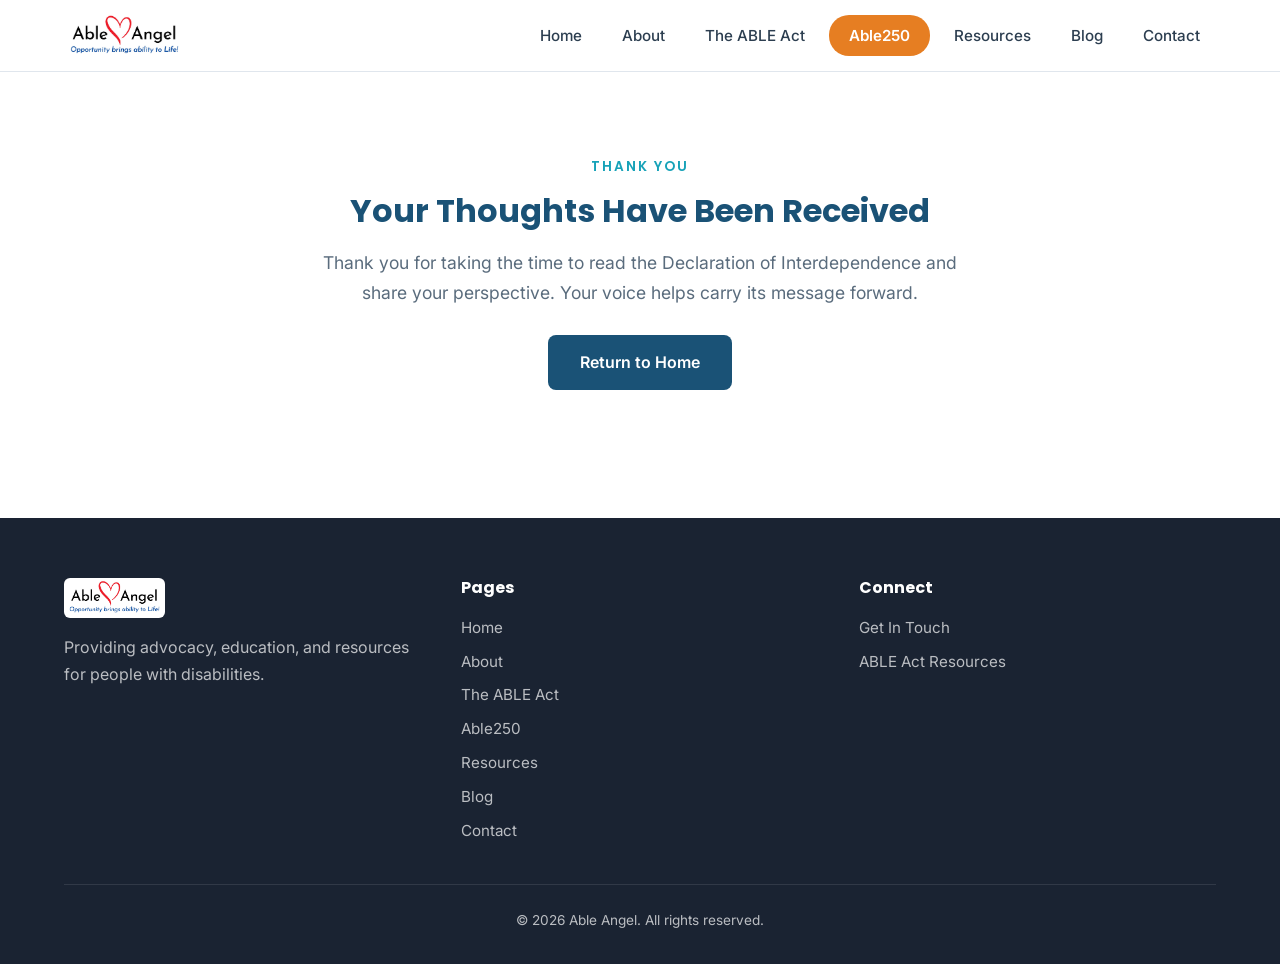
<file: thank-you-declaration.html>
<!DOCTYPE html>
<html lang="en">
<head>
  <meta charset="UTF-8">
  <meta name="viewport" content="width=device-width, initial-scale=1.0">
  <title>Thank You | Able Angel</title>
  <link rel="stylesheet" href="styles.css">
  <link rel="icon" type="image/svg+xml" href="data:image/svg+xml,<svg xmlns='http://www.w3.org/2000/svg' viewBox='0 0 32 32'><rect width='32' height='32' rx='6' fill='%231a5276'/><text x='16' y='22' font-size='18' font-weight='bold' text-anchor='middle' fill='white'>A</text></svg>">
</head>
<body>
  <nav class="navbar" role="navigation" aria-label="Main navigation">
    <div class="container">
      <a href="index.html" class="nav-logo">
        <img src="images/logo.jpg" alt="Able Angel logo">
      </a>
      <button class="nav-toggle" aria-label="Toggle navigation menu" aria-expanded="false">
        <span></span><span></span><span></span>
      </button>
      <div class="nav-links">
        <a href="index.html">Home</a>
        <a href="about.html">About</a>
        <a href="projects.html">The ABLE Act</a>
        <a href="able250.html" class="nav-highlight">Able250</a>
        <a href="resources.html">Resources</a>
        <a href="blog.html">Blog</a>
        <a href="contact.html">Contact</a>
      </div>
    </div>
  </nav>

  <section class="section">
    <div class="container">
      <div class="section-header">
        <span class="section-label">Thank You</span>
        <h2>Your Thoughts Have Been Received</h2>
        <p>Thank you for taking the time to read the Declaration of Interdependence and share your perspective. Your voice helps carry its message forward.</p>
        <br>
        <a href="index.html" class="btn btn-primary">Return to Home</a>
      </div>
    </div>
  </section>

  <footer class="footer">
    <div class="container">
      <div class="footer-content">
        <div>
          <div class="footer-brand"><img src="images/logo.jpg" alt="Able Angel logo"></div>
          <p>Providing advocacy, education, and resources for people with disabilities.</p>
        </div>
        <div>
          <h4>Pages</h4>
          <div class="footer-links">
            <a href="index.html">Home</a>
            <a href="about.html">About</a>
            <a href="projects.html">The ABLE Act</a>
            <a href="able250.html">Able250</a>
            <a href="resources.html">Resources</a>
            <a href="blog.html">Blog</a>
            <a href="contact.html">Contact</a>
          </div>
        </div>
        <div>
          <h4>Connect</h4>
          <div class="footer-links">
            <a href="contact.html">Get In Touch</a>
            <a href="resources.html">ABLE Act Resources</a>
          </div>
        </div>
      </div>
      <div class="footer-bottom"><p>&copy; 2026 Able Angel. All rights reserved.</p></div>
    </div>
  </footer>
  <script>
    const toggle = document.querySelector('.nav-toggle');
    const links = document.querySelector('.nav-links');
    toggle.addEventListener('click', () => { const open = links.classList.toggle('open'); toggle.setAttribute('aria-expanded', open); });
  </script>
</body>
</html>
</file>
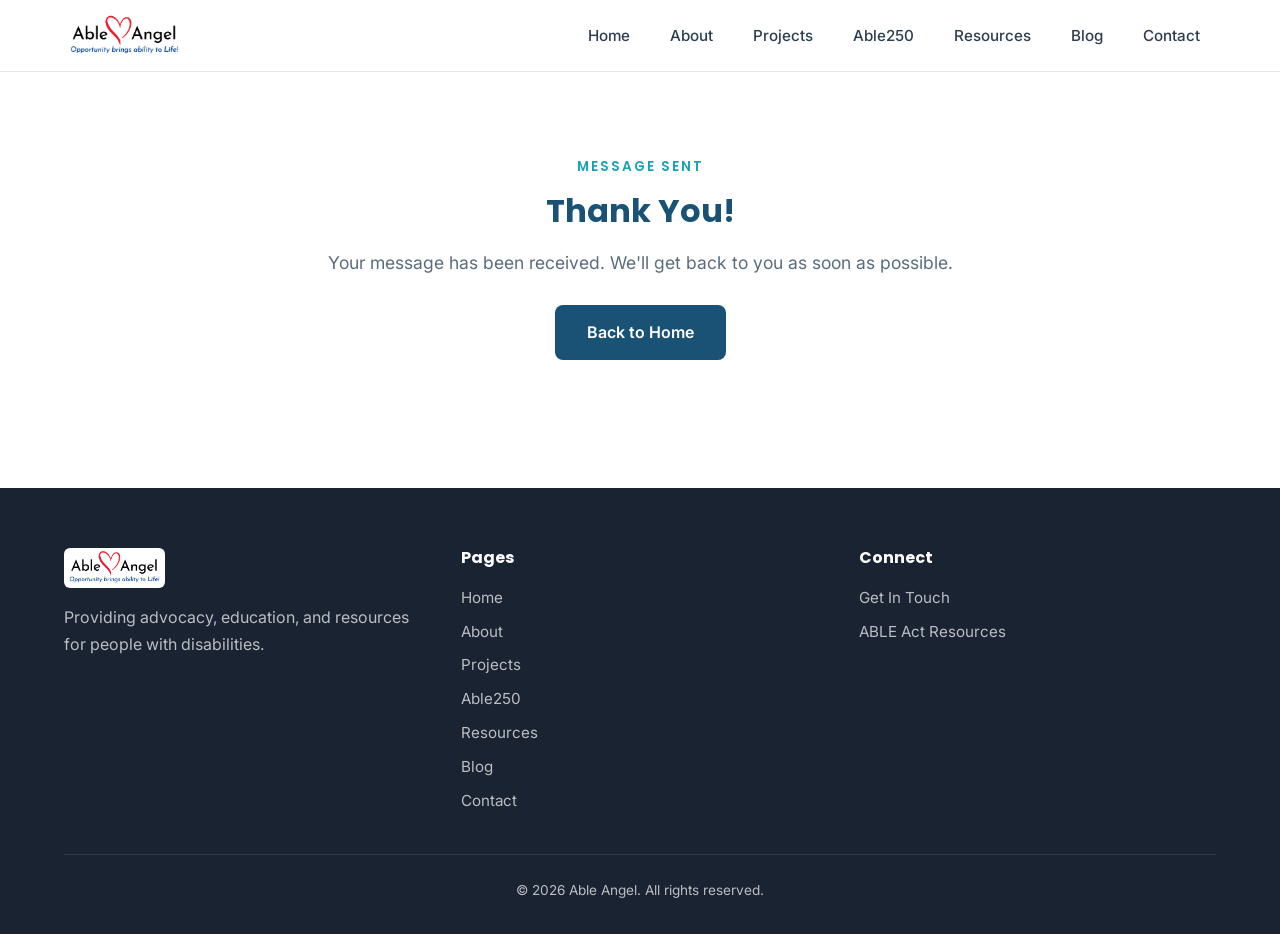
<file: thank-you.html>
<!DOCTYPE html>
<html lang="en">
<head>
  <meta charset="UTF-8">
  <meta name="viewport" content="width=device-width, initial-scale=1.0">
  <title>Thank You | Able Angel</title>
  <link rel="stylesheet" href="styles.css">
  <link rel="icon" type="image/svg+xml" href="data:image/svg+xml,<svg xmlns='http://www.w3.org/2000/svg' viewBox='0 0 32 32'><rect width='32' height='32' rx='6' fill='%231a5276'/><text x='16' y='22' font-size='18' font-weight='bold' text-anchor='middle' fill='white'>A</text></svg>">
</head>
<body>

  <!-- Navigation -->
  <nav class="navbar" role="navigation" aria-label="Main navigation">
    <div class="container">
      <a href="index.html" class="nav-logo">
        <img src="images/logo.jpg" alt="Able Angel logo">
      </a>
      <button class="nav-toggle" aria-label="Toggle navigation menu" aria-expanded="false">
        <span></span><span></span><span></span>
      </button>
      <div class="nav-links">
        <a href="index.html">Home</a>
        <a href="about.html">About</a>
        <a href="projects.html">Projects</a>
        <a href="able250.html">Able250</a>
        <a href="resources.html">Resources</a>
        <a href="blog.html">Blog</a>
        <a href="contact.html">Contact</a>
      </div>
    </div>
  </nav>

  <!-- Thank You Message -->
  <section class="section">
    <div class="container">
      <div class="section-header">
        <span class="section-label">Message Sent</span>
        <h2>Thank You!</h2>
        <p>Your message has been received. We'll get back to you as soon as possible.</p>
        <br>
        <a href="index.html" class="btn btn-primary">Back to Home</a>
      </div>
    </div>
  </section>

  <!-- Footer -->
  <footer class="footer">
    <div class="container">
      <div class="footer-content">
        <div>
          <div class="footer-brand">
            <img src="images/logo.jpg" alt="Able Angel logo">
          </div>
          <p>Providing advocacy, education, and resources for people with disabilities.</p>
        </div>
        <div>
          <h4>Pages</h4>
          <div class="footer-links">
            <a href="index.html">Home</a>
            <a href="about.html">About</a>
            <a href="projects.html">Projects</a>
            <a href="able250.html">Able250</a>
            <a href="resources.html">Resources</a>
            <a href="blog.html">Blog</a>
            <a href="contact.html">Contact</a>
          </div>
        </div>
        <div>
          <h4>Connect</h4>
          <div class="footer-links">
            <a href="contact.html">Get In Touch</a>
            <a href="resources.html">ABLE Act Resources</a>
          </div>
        </div>
      </div>
      <div class="footer-bottom">
        <p>&copy; 2026 Able Angel. All rights reserved.</p>
      </div>
    </div>
  </footer>

  <script>
    const toggle = document.querySelector('.nav-toggle');
    const links = document.querySelector('.nav-links');
    toggle.addEventListener('click', () => {
      const open = links.classList.toggle('open');
      toggle.setAttribute('aria-expanded', open);
    });
  </script>

</body>
</html>
</file>
<file: styles.css>
/* ============================================
   Able Angel — Shared Stylesheet
   ============================================ */

/* --- Google Fonts --- */
@import url('https://fonts.googleapis.com/css2?family=Inter:wght@400;500;600&family=Poppins:wght@600;700;800&display=swap');

/* --- CSS Custom Properties --- */
:root {
  --color-primary: #1a5276;
  --color-primary-light: #2980b9;
  --color-teal: #17a2b8;
  --color-teal-light: #20c9e0;
  --color-accent: #e67e22;
  --color-accent-light: #f39c12;
  --color-text: #2c3e50;
  --color-text-light: #5a6c7d;
  --color-bg: #ffffff;
  --color-bg-alt: #f8f9fa;
  --color-bg-dark: #1a2332;
  --color-border: #e0e6ed;
  --color-white: #ffffff;
  --font-body: 'Inter', -apple-system, BlinkMacSystemFont, 'Segoe UI', sans-serif;
  --font-heading: 'Poppins', 'Inter', sans-serif;
  --max-width: 1200px;
  --nav-height: 72px;
  --radius: 12px;
  --radius-sm: 8px;
  --shadow: 0 2px 12px rgba(0,0,0,0.08);
  --shadow-lg: 0 8px 30px rgba(0,0,0,0.12);
  --transition: 0.3s ease;
}

/* --- Reset --- */
*, *::before, *::after {
  margin: 0;
  padding: 0;
  box-sizing: border-box;
}

html {
  scroll-behavior: smooth;
  scroll-padding-top: var(--nav-height);
  overflow-y: scroll;
}

body {
  font-family: var(--font-body);
  font-size: 16px;
  line-height: 1.7;
  color: var(--color-text);
  background: var(--color-bg);
  -webkit-font-smoothing: antialiased;
  width: 100%;
  overflow-x: hidden;
}

img {
  max-width: 100%;
  height: auto;
  display: block;
}

a {
  color: var(--color-primary-light);
  text-decoration: none;
  transition: color var(--transition);
}

a:hover {
  color: var(--color-teal);
}

a:focus-visible {
  outline: 3px solid var(--color-teal);
  outline-offset: 2px;
  border-radius: 2px;
}

h1, h2, h3, h4, h5, h6 {
  font-family: var(--font-heading);
  font-weight: 700;
  line-height: 1.3;
  color: var(--color-primary);
}

h1 { font-size: 2.75rem; }
h2 { font-size: 2rem; }
h3 { font-size: 1.5rem; }
h4 { font-size: 1.25rem; }

p + p { margin-top: 1em; }

ul, ol { list-style: none; }

/* --- Utility --- */
.container {
  width: 100%;
  max-width: var(--max-width);
  margin: 0 auto;
  padding: 0 24px;
}

.section {
  padding: 80px 0;
}

.section-alt {
  background: var(--color-bg-alt);
}

.section-header {
  text-align: center;
  margin-bottom: 48px;
}

.section-header h2 {
  margin-bottom: 16px;
}

.section-header p {
  color: var(--color-text-light);
  font-size: 1.1rem;
  max-width: 640px;
  margin: 0 auto;
}

.section-label {
  display: inline-block;
  font-family: var(--font-heading);
  font-size: 0.85rem;
  font-weight: 600;
  text-transform: uppercase;
  letter-spacing: 2px;
  color: var(--color-teal);
  margin-bottom: 12px;
}

/* --- Buttons --- */
.btn {
  display: inline-flex;
  align-items: center;
  gap: 8px;
  padding: 14px 32px;
  border: none;
  border-radius: var(--radius-sm);
  font-family: var(--font-body);
  font-size: 1rem;
  font-weight: 600;
  cursor: pointer;
  transition: all var(--transition);
  text-decoration: none;
}

.btn-primary {
  background: var(--color-primary);
  color: var(--color-white);
}

.btn-primary:hover {
  background: var(--color-primary-light);
  color: var(--color-white);
  transform: translateY(-2px);
  box-shadow: var(--shadow);
}

.btn-outline {
  background: transparent;
  color: var(--color-primary);
  border: 2px solid var(--color-primary);
}

.btn-outline:hover {
  background: var(--color-primary);
  color: var(--color-white);
  transform: translateY(-2px);
}

.btn-accent {
  background: var(--color-accent);
  color: var(--color-white);
}

.btn-accent:hover {
  background: var(--color-accent-light);
  color: var(--color-white);
  transform: translateY(-2px);
  box-shadow: var(--shadow);
}

/* --- Navigation --- */
.navbar {
  position: sticky;
  top: 0;
  z-index: 1000;
  background: var(--color-white);
  border-bottom: 1px solid var(--color-border);
  height: var(--nav-height);
  display: flex;
  align-items: center;
}

.navbar .container {
  display: flex;
  align-items: center;
  justify-content: space-between;
}

.nav-logo {
  display: flex;
  align-items: center;
  gap: 12px;
  text-decoration: none;
}

.nav-logo img {
  height: 48px;
  width: auto;
  border-radius: 6px;
}

.nav-logo span {
  font-family: var(--font-heading);
  font-weight: 700;
  font-size: 1.25rem;
  color: var(--color-primary);
}

.nav-links {
  display: flex;
  align-items: center;
  gap: 8px;
}

.nav-links a {
  padding: 8px 16px;
  border-radius: var(--radius-sm);
  font-weight: 500;
  font-size: 0.95rem;
  color: var(--color-text);
  transition: all var(--transition);
}

.nav-links a:hover,
.nav-links a.active {
  color: var(--color-primary);
  background: rgba(26, 82, 118, 0.06);
}

.nav-links a.active {
  font-weight: 600;
}

/* Highlighted nav item (Able250) */
.nav-links a.nav-highlight {
  background: var(--color-accent);
  color: var(--color-white);
  border-radius: 20px;
  font-weight: 600;
  padding: 8px 20px;
}

.nav-links a.nav-highlight:hover {
  background: var(--color-accent-light);
  color: var(--color-white);
}

.nav-links a.nav-highlight.active {
  background: var(--color-accent);
  color: var(--color-white);
}

/* Homepage announcement banner */
.announcement-banner {
  background: linear-gradient(135deg, var(--color-primary) 0%, var(--color-primary-light) 100%);
  padding: 16px 24px;
  text-align: center;
  position: relative;
  overflow: hidden;
}

.announcement-banner::before {
  content: '';
  position: absolute;
  inset: 0;
  background: repeating-linear-gradient(
    45deg,
    transparent,
    transparent 20px,
    rgba(255,255,255,0.03) 20px,
    rgba(255,255,255,0.03) 40px
  );
}

.announcement-banner a {
  position: relative;
  display: inline-flex;
  align-items: center;
  gap: 12px;
  color: var(--color-white);
  font-weight: 600;
  font-size: 1.05rem;
  text-decoration: none;
  transition: opacity var(--transition);
}

.announcement-banner a:hover {
  opacity: 0.9;
  color: var(--color-white);
}

.announcement-banner .badge-star {
  display: inline-flex;
  align-items: center;
  justify-content: center;
  background: var(--color-accent);
  color: var(--color-white);
  font-size: 0.75rem;
  font-weight: 700;
  padding: 4px 10px;
  border-radius: 12px;
  text-transform: uppercase;
  letter-spacing: 1px;
}

.nav-toggle {
  display: none;
  background: none;
  border: none;
  cursor: pointer;
  padding: 8px;
  flex-direction: column;
  gap: 5px;
}

.nav-toggle span {
  display: block;
  width: 24px;
  height: 2.5px;
  background: var(--color-text);
  border-radius: 2px;
  transition: all var(--transition);
}

/* --- Hero Section --- */
.hero {
  position: relative;
  min-height: 520px;
  display: flex;
  align-items: center;
  justify-content: center;
  text-align: center;
  overflow: hidden;
  background: var(--color-primary);
}

.hero-bg {
  position: absolute;
  inset: 0;
  background-size: cover;
  background-position: center;
  opacity: 0.35;
}

.hero-content {
  position: relative;
  z-index: 1;
  padding: 60px 24px;
  max-width: 800px;
}

.hero h1 {
  color: var(--color-white);
  font-size: 3.25rem;
  font-weight: 800;
  margin-bottom: 20px;
  text-shadow: 0 2px 20px rgba(0,0,0,0.2);
}

.hero p {
  color: rgba(255,255,255,0.9);
  font-size: 1.25rem;
  line-height: 1.6;
  margin-bottom: 32px;
}

.hero .btn {
  font-size: 1.05rem;
}

/* --- Page Banner --- */
.page-banner {
  position: relative;
  height: 280px;
  display: flex;
  align-items: center;
  justify-content: center;
  text-align: center;
  background: var(--color-primary);
  overflow: hidden;
}

.page-banner .hero-bg {
  opacity: 0.25;
}

.page-banner h1 {
  position: relative;
  z-index: 1;
  color: var(--color-white);
  font-size: 2.75rem;
  text-shadow: 0 2px 16px rgba(0,0,0,0.2);
}

/* --- Two-Column Layout --- */
.two-col {
  display: grid;
  grid-template-columns: 1fr 1fr;
  gap: 60px;
  align-items: center;
}

.two-col-text h2 {
  margin-bottom: 20px;
}

.two-col-text p {
  color: var(--color-text-light);
  font-size: 1.05rem;
}

.two-col-image img {
  border-radius: var(--radius);
  box-shadow: var(--shadow-lg);
}

/* --- Cards --- */
.card-grid {
  display: grid;
  grid-template-columns: repeat(auto-fill, minmax(320px, 1fr));
  gap: 24px;
}

.card {
  background: var(--color-white);
  border-radius: var(--radius);
  padding: 32px;
  box-shadow: var(--shadow);
  transition: all var(--transition);
  border: 1px solid var(--color-border);
}

.card:hover {
  transform: translateY(-4px);
  box-shadow: var(--shadow-lg);
}

.card h3 {
  margin-bottom: 12px;
  font-size: 1.2rem;
}

.card p {
  color: var(--color-text-light);
  font-size: 0.95rem;
  margin-bottom: 20px;
}

.card .btn {
  padding: 10px 24px;
  font-size: 0.9rem;
}

/* --- Values Cards --- */
.values-grid {
  display: grid;
  grid-template-columns: repeat(auto-fill, minmax(340px, 1fr));
  gap: 20px;
}

.value-card {
  background: var(--color-white);
  border-radius: var(--radius);
  padding: 28px;
  border-left: 4px solid var(--color-teal);
  box-shadow: var(--shadow);
  transition: all var(--transition);
}

.value-card:hover {
  transform: translateY(-2px);
  box-shadow: var(--shadow-lg);
}

.value-card p {
  color: var(--color-text-light);
  font-size: 0.95rem;
  line-height: 1.6;
}

/* --- Board Members --- */
.board-section {
  text-align: center;
}

.board-members {
  display: flex;
  justify-content: center;
  gap: 48px;
  flex-wrap: wrap;
  margin-bottom: 40px;
}

.board-member {
  text-align: center;
  max-width: 200px;
}

.board-member-photo {
  width: 150px;
  height: 150px;
  border-radius: 50%;
  object-fit: cover;
  margin: 0 auto 16px;
  box-shadow: 0 4px 16px rgba(0,0,0,0.12);
  border: 3px solid var(--color-white);
  outline: 2px solid var(--color-border);
}

.board-member h4 {
  margin-bottom: 4px;
  color: var(--color-primary);
}

.board-member a {
  font-size: 0.9rem;
  font-weight: 500;
  color: var(--color-teal);
}

.board-member a:hover {
  color: var(--color-primary-light);
}

.board-description {
  max-width: 800px;
  margin: 0 auto;
  text-align: left;
  color: var(--color-text-light);
  font-size: 1.05rem;
}

.board-description p + p {
  margin-top: 1em;
}

/* --- Sponsors --- */
.sponsors-grid {
  display: grid;
  grid-template-columns: repeat(auto-fit, minmax(280px, 1fr));
  gap: 32px;
  max-width: 800px;
  margin: 0 auto;
}

.sponsor-card {
  text-align: center;
  padding: 32px;
  background: var(--color-white);
  border-radius: var(--radius);
  box-shadow: var(--shadow);
  border: 1px solid var(--color-border);
}

.sponsor-card img {
  max-width: 220px;
  max-height: 220px;
  width: auto;
  height: auto;
  margin: 0 auto 20px;
  object-fit: contain;
}

.sponsor-card h4 {
  margin-bottom: 8px;
}

.sponsor-card p {
  color: var(--color-text-light);
  font-size: 0.95rem;
  margin-bottom: 8px;
}

.sponsor-card a {
  font-size: 0.9rem;
  font-weight: 500;
}

/* --- Info Blocks (Projects page) --- */
.info-block {
  background: var(--color-bg-alt);
  border-radius: var(--radius);
  padding: 40px;
  margin-bottom: 24px;
}

.info-block h3 {
  margin-bottom: 16px;
  color: var(--color-primary);
}

.info-block p {
  color: var(--color-text-light);
  font-size: 1.05rem;
}

.info-block p + p {
  margin-top: 0.75em;
}

.info-list {
  list-style: none;
  padding: 0;
}

.info-list li {
  padding: 16px 0;
  border-bottom: 1px solid var(--color-border);
  color: var(--color-text-light);
  font-size: 1.05rem;
  display: flex;
  gap: 12px;
  align-items: flex-start;
}

.info-list li:last-child {
  border-bottom: none;
}

.info-list li::before {
  content: '✓';
  color: var(--color-teal);
  font-weight: 700;
  flex-shrink: 0;
}

/* --- Contact Form --- */
.contact-form {
  max-width: 640px;
  margin: 0 auto;
}

.form-group {
  margin-bottom: 20px;
}

.form-group label {
  display: block;
  font-weight: 600;
  margin-bottom: 8px;
  color: var(--color-text);
  font-size: 0.95rem;
}

.form-group input,
.form-group textarea {
  width: 100%;
  padding: 14px 16px;
  border: 2px solid var(--color-border);
  border-radius: var(--radius-sm);
  font-family: var(--font-body);
  font-size: 1rem;
  color: var(--color-text);
  transition: border-color var(--transition);
  background: var(--color-white);
}

.form-group input:focus,
.form-group textarea:focus {
  outline: none;
  border-color: var(--color-teal);
  box-shadow: 0 0 0 3px rgba(23, 162, 184, 0.15);
}

.form-group textarea {
  min-height: 160px;
  resize: vertical;
}

.contact-form .btn {
  width: 100%;
  justify-content: center;
  padding: 16px;
  font-size: 1.05rem;
}

/* --- Video Container --- */
.video-container {
  max-width: 800px;
  margin: 0 auto;
}

.video-container video {
  width: 100%;
  border-radius: var(--radius);
  box-shadow: var(--shadow-lg);
}

/* --- Declaration of Interdependence --- */
.declaration-body {
  max-width: 860px;
  margin: 0 auto;
}

.declaration-body > p {
  font-size: 1.1rem;
  line-height: 1.8;
  color: var(--color-text);
  margin-bottom: 32px;
}

.declaration-subtitle {
  margin-top: 8px;
  font-size: 1rem !important;
  color: var(--color-text-light) !important;
}

.declaration-clauses {
  display: grid;
  grid-template-columns: 1fr;
  gap: 16px;
  margin-bottom: 40px;
}

.declaration-proclamation h3 {
  text-align: center;
  margin-bottom: 24px;
  font-size: 1.3rem;
  color: var(--color-primary);
}

.declaration-closing {
  text-align: center;
  max-width: 700px;
  margin: 40px auto 32px;
  font-size: 1.05rem;
  line-height: 1.8;
}

.declaration-signature {
  margin-top: 24px;
  font-size: 1.1rem;
}

.declaration-footnotes {
  margin-top: 40px;
  padding-top: 20px;
  border-top: 1px solid var(--color-border);
}

.declaration-footnotes p {
  font-size: 0.85rem;
  color: var(--color-text-light);
  line-height: 1.6;
}

/* --- Blog Posts --- */
.blog-post {
  max-width: 800px;
  margin: 0 auto;
}

.blog-post-header {
  margin-bottom: 32px;
}

.blog-post-header h2 {
  font-size: 2rem;
  line-height: 1.3;
}

.blog-post-image {
  width: 100%;
  border-radius: var(--radius);
  box-shadow: var(--shadow-lg);
  margin-bottom: 40px;
}

.blog-post-content h3 {
  margin-top: 40px;
  margin-bottom: 16px;
  font-size: 1.35rem;
}

.blog-post-content p {
  color: var(--color-text-light);
  font-size: 1.05rem;
  line-height: 1.8;
}

.blog-post-content .info-list {
  margin: 16px 0 24px;
}

.blog-post-content .info-list li {
  font-size: 1rem;
}

/* --- Footer --- */
.footer {
  background: var(--color-bg-dark);
  color: rgba(255,255,255,0.7);
  padding: 60px 0 32px;
}

.footer-content {
  display: grid;
  grid-template-columns: 1fr 1fr 1fr;
  gap: 40px;
  margin-bottom: 40px;
}

.footer-brand {
  display: flex;
  align-items: center;
  gap: 12px;
  margin-bottom: 16px;
}

.footer-brand img {
  height: 40px;
  border-radius: 6px;
}

.footer-brand span {
  font-family: var(--font-heading);
  font-weight: 700;
  font-size: 1.1rem;
  color: var(--color-white);
}

.footer h4 {
  color: var(--color-white);
  font-size: 1rem;
  margin-bottom: 16px;
}

.footer-links {
  display: flex;
  flex-direction: column;
  gap: 8px;
}

.footer-links a {
  color: rgba(255,255,255,0.7);
  font-size: 0.95rem;
  transition: color var(--transition);
}

.footer-links a:hover {
  color: var(--color-teal-light);
}

.footer-bottom {
  border-top: 1px solid rgba(255,255,255,0.1);
  padding-top: 24px;
  text-align: center;
  font-size: 0.85rem;
}

/* --- Scroll Animation --- */
.fade-in {
  opacity: 0;
  transform: translateY(24px);
  transition: opacity 0.6s ease, transform 0.6s ease;
}

.fade-in.visible,
.no-js .fade-in {
  opacity: 1;
  transform: translateY(0);
}

/* Fallback: if JS observer hasn't fired after 1s, show content anyway */
@media (prefers-reduced-motion: reduce) {
  .fade-in {
    opacity: 1;
    transform: none;
    transition: none;
  }
}

/* --- Responsive --- */
@media (max-width: 992px) {
  h1 { font-size: 2.25rem; }
  h2 { font-size: 1.75rem; }
  .hero h1 { font-size: 2.5rem; }
  .two-col { grid-template-columns: 1fr; gap: 40px; }
  .footer-content { grid-template-columns: 1fr 1fr; }
  .card-grid { grid-template-columns: repeat(auto-fill, minmax(280px, 1fr)); }
}

@media (max-width: 768px) {
  :root {
    --nav-height: 64px;
  }

  .section { padding: 56px 0; }

  .nav-links {
    display: none;
    position: absolute;
    top: var(--nav-height);
    left: 0;
    right: 0;
    background: var(--color-white);
    flex-direction: column;
    padding: 16px 24px;
    border-bottom: 1px solid var(--color-border);
    box-shadow: var(--shadow);
  }

  .nav-links.open {
    display: flex;
  }

  .nav-links a {
    padding: 12px 16px;
    width: 100%;
  }

  .nav-toggle {
    display: flex;
  }

  .hero { min-height: 400px; }
  .hero h1 { font-size: 2rem; }
  .hero p { font-size: 1.05rem; }

  .page-banner { height: 200px; }
  .page-banner h1 { font-size: 2rem; }

  .two-col-image { order: -1; }

  .footer-content { grid-template-columns: 1fr; gap: 32px; }

  .board-members { gap: 32px; }

  .board-member-photo {
    width: 120px;
    height: 120px;
  }

  .values-grid { grid-template-columns: 1fr; }

  .sponsors-grid { grid-template-columns: 1fr; }
}

@media (max-width: 480px) {
  .container { padding: 0 16px; }
  h1 { font-size: 1.75rem; }
  .hero h1 { font-size: 1.75rem; }
  .card-grid { grid-template-columns: 1fr; }
  .btn { padding: 12px 24px; font-size: 0.95rem; }
}
</file>
